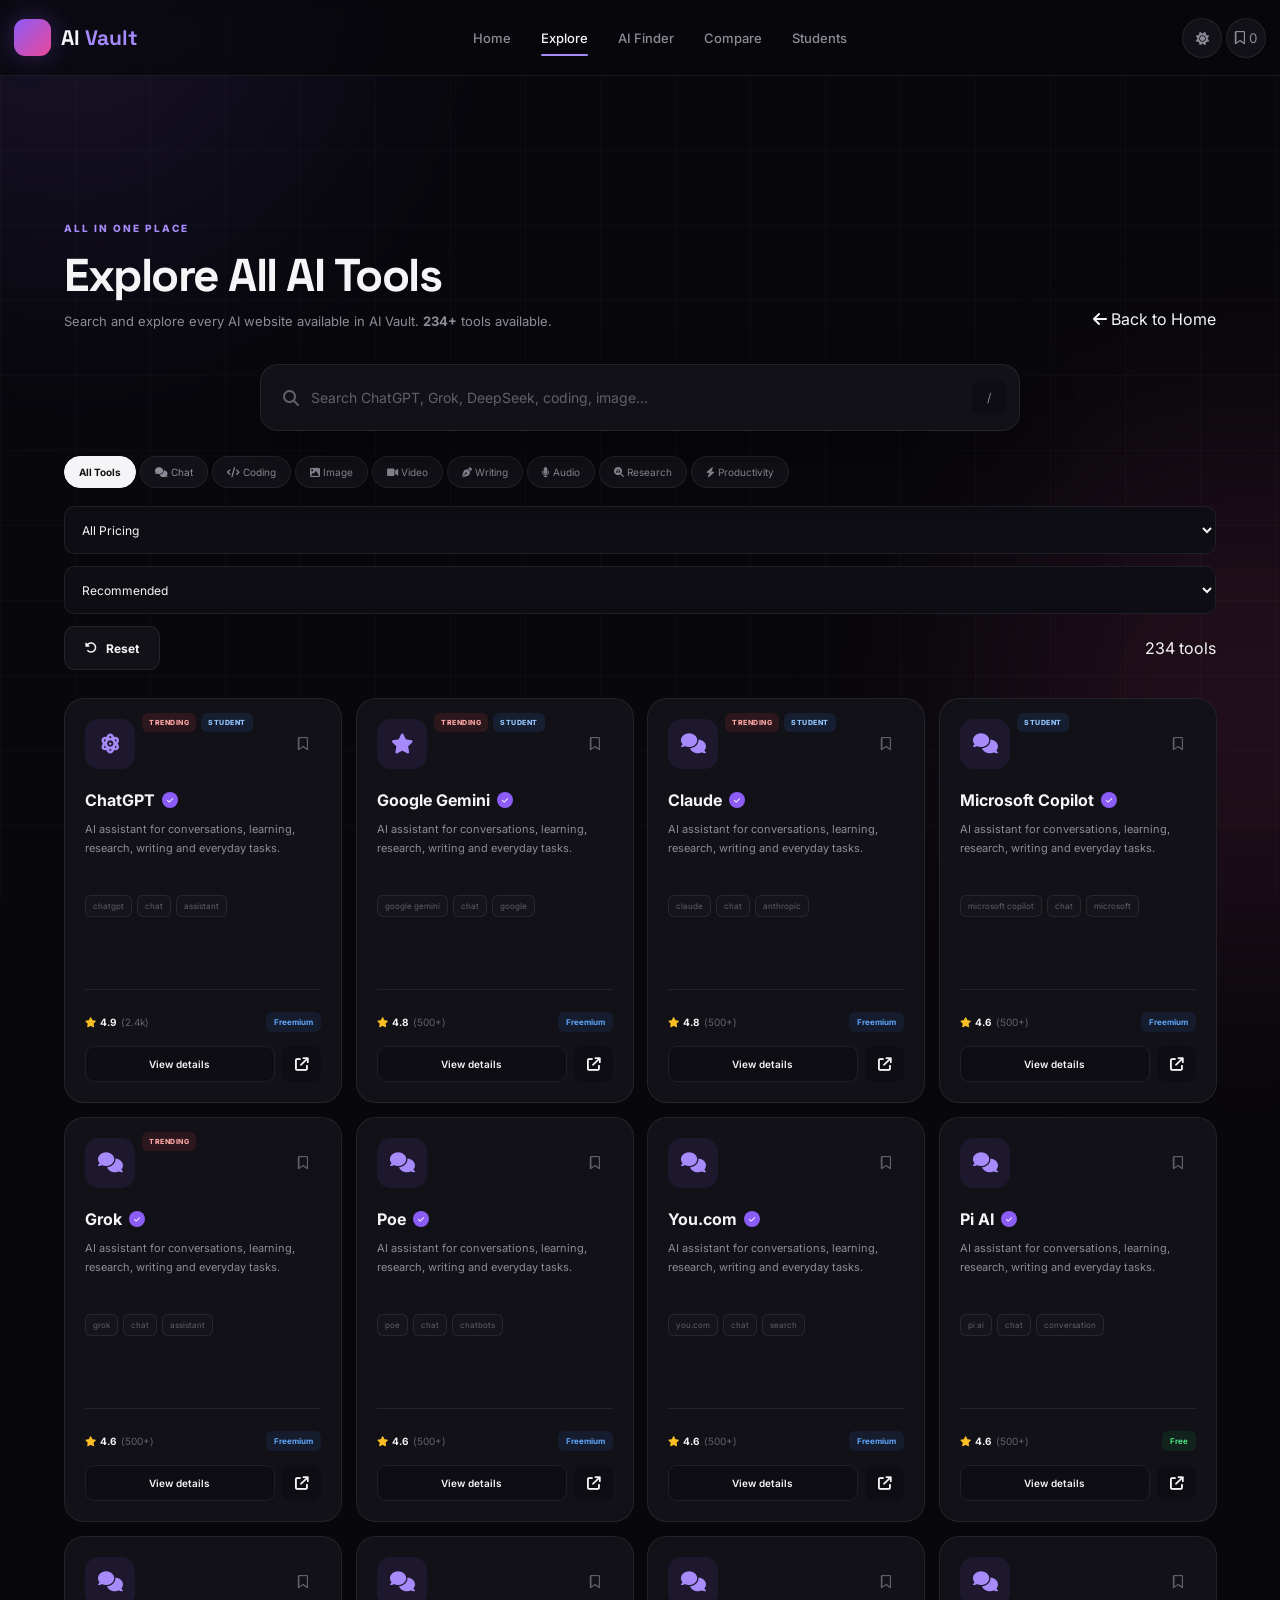
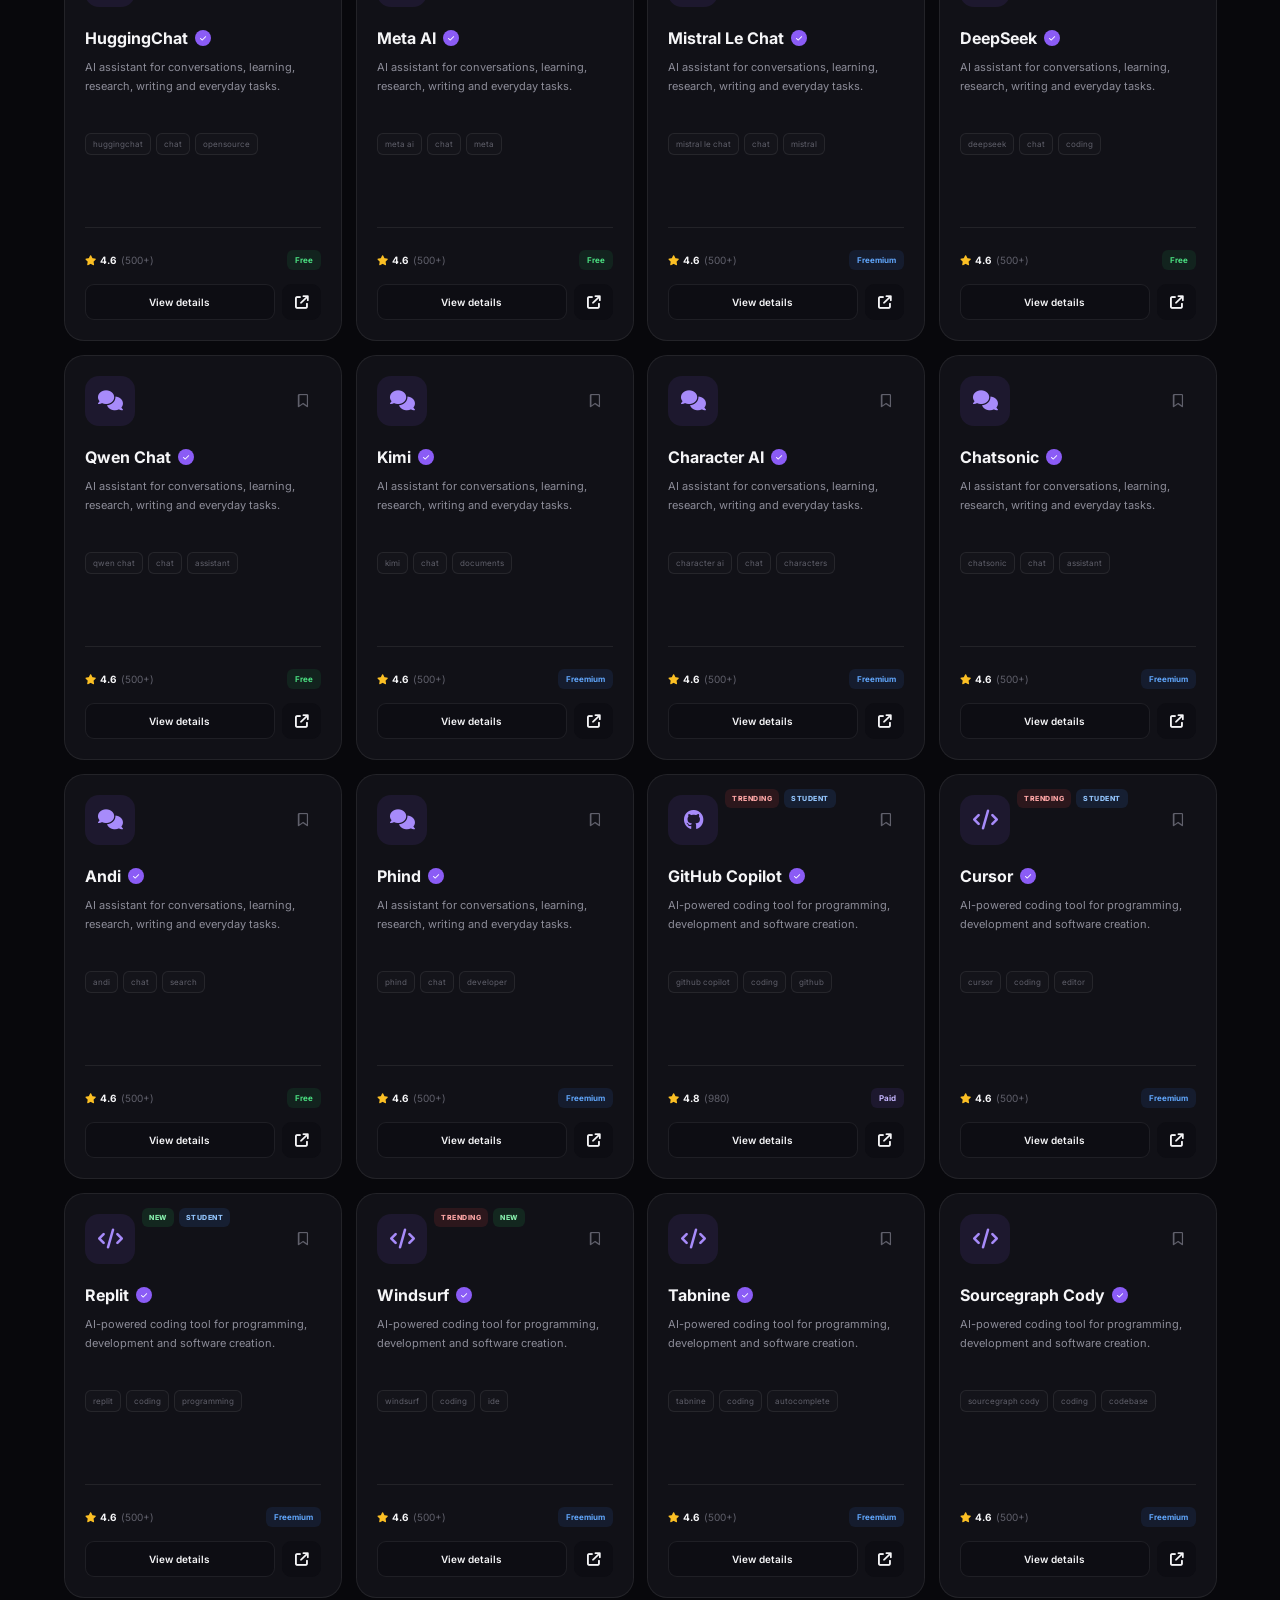
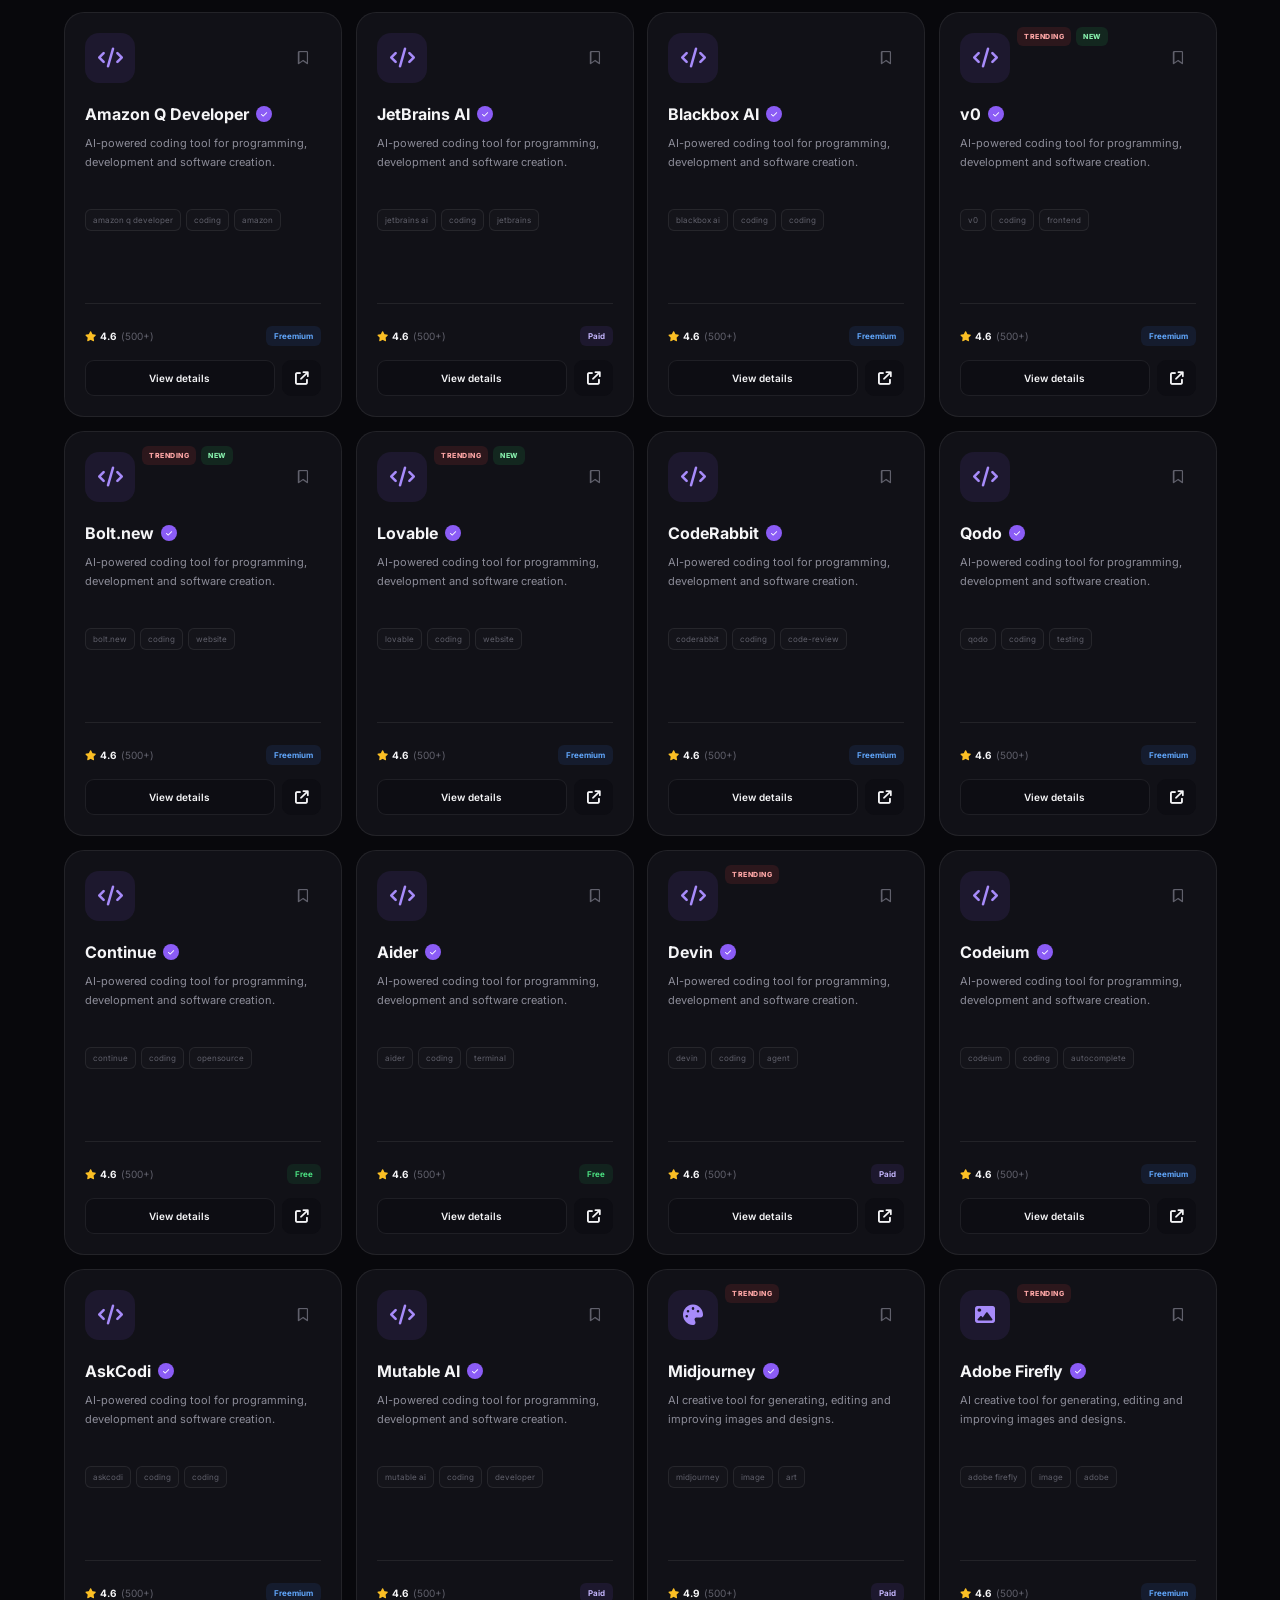
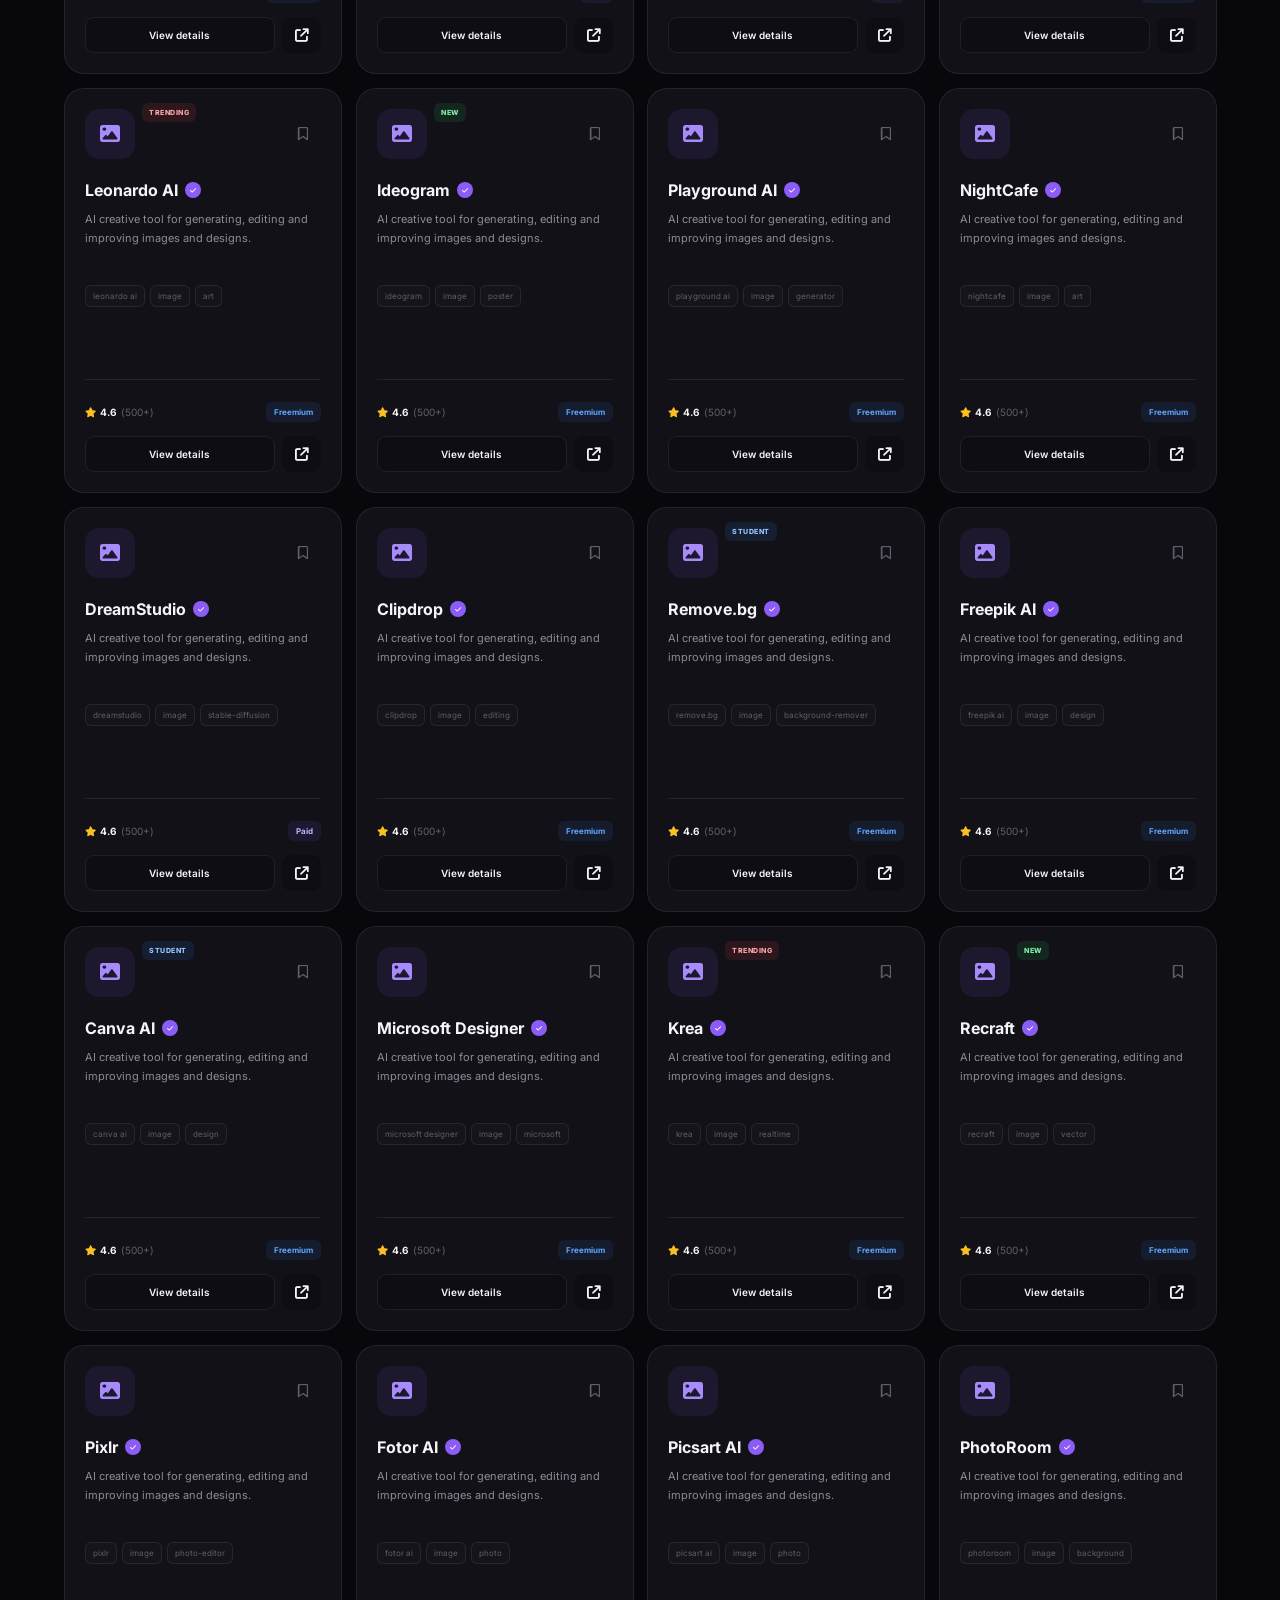
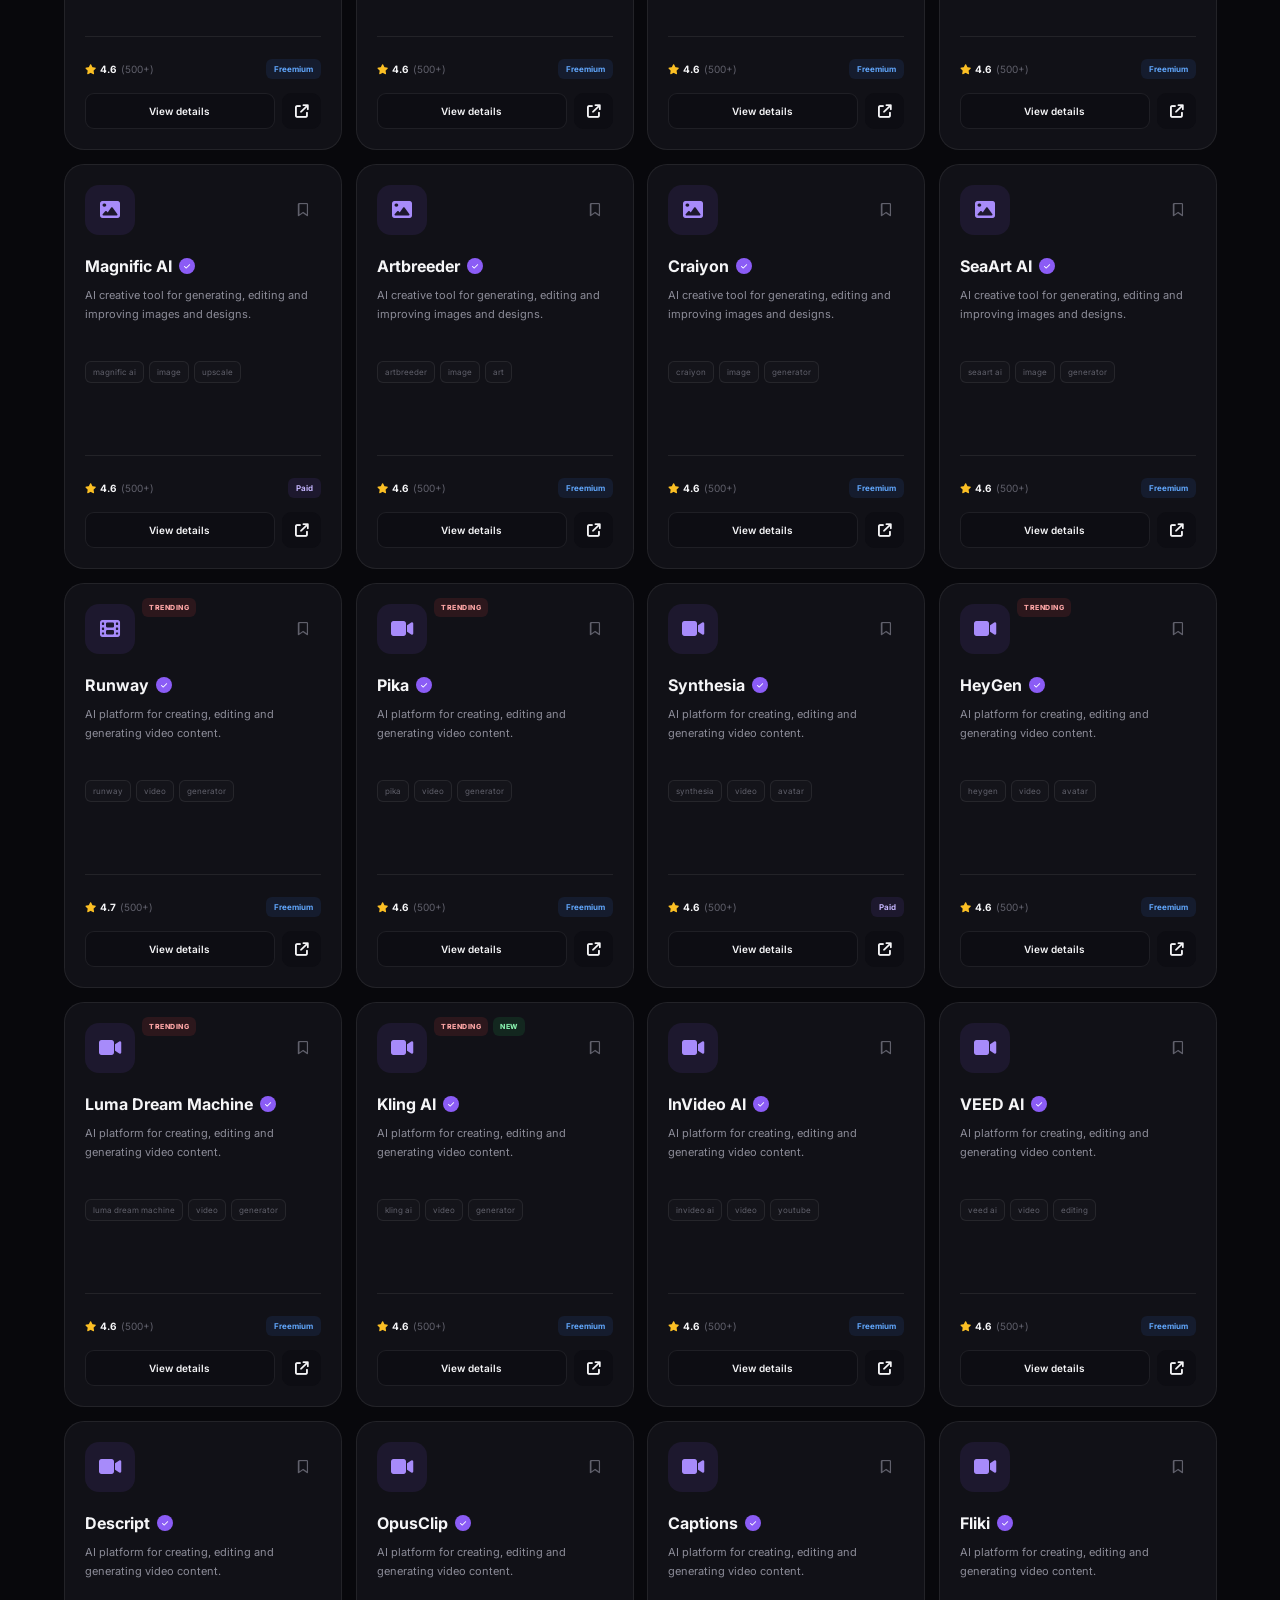
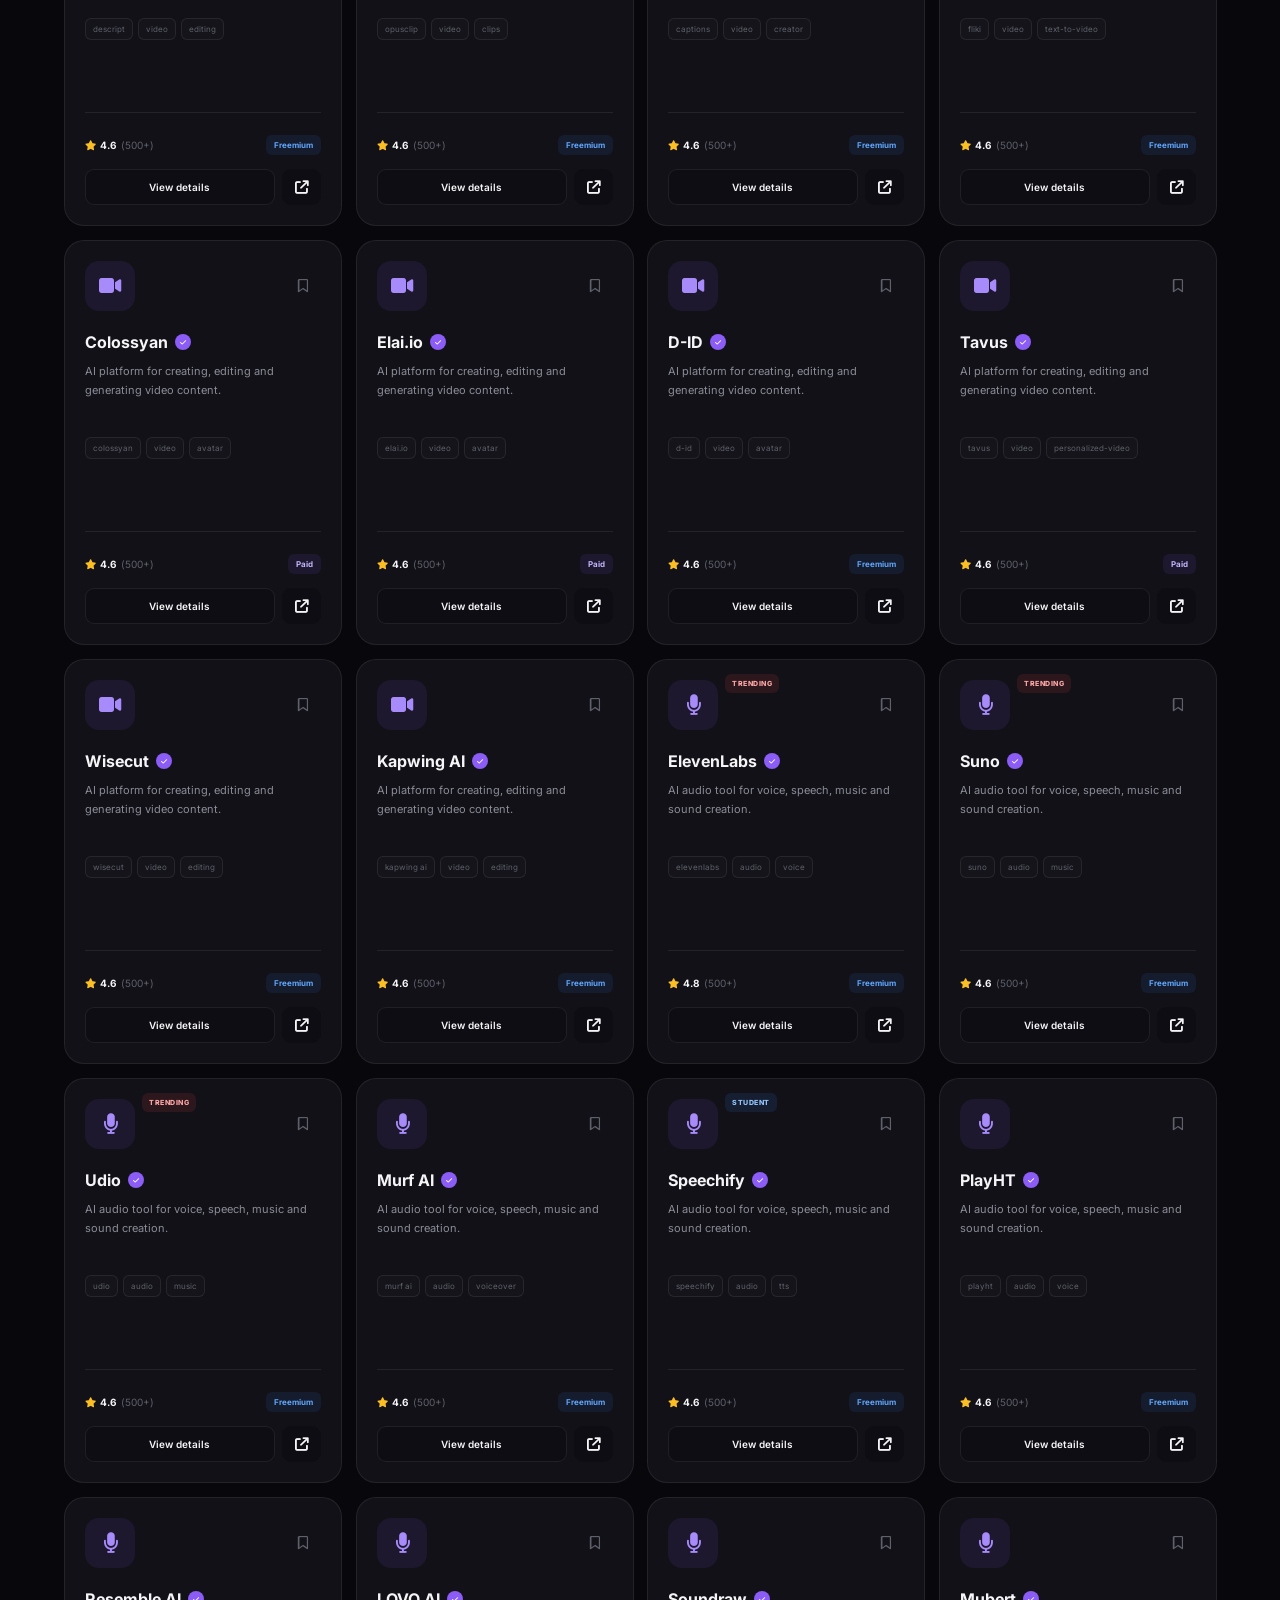
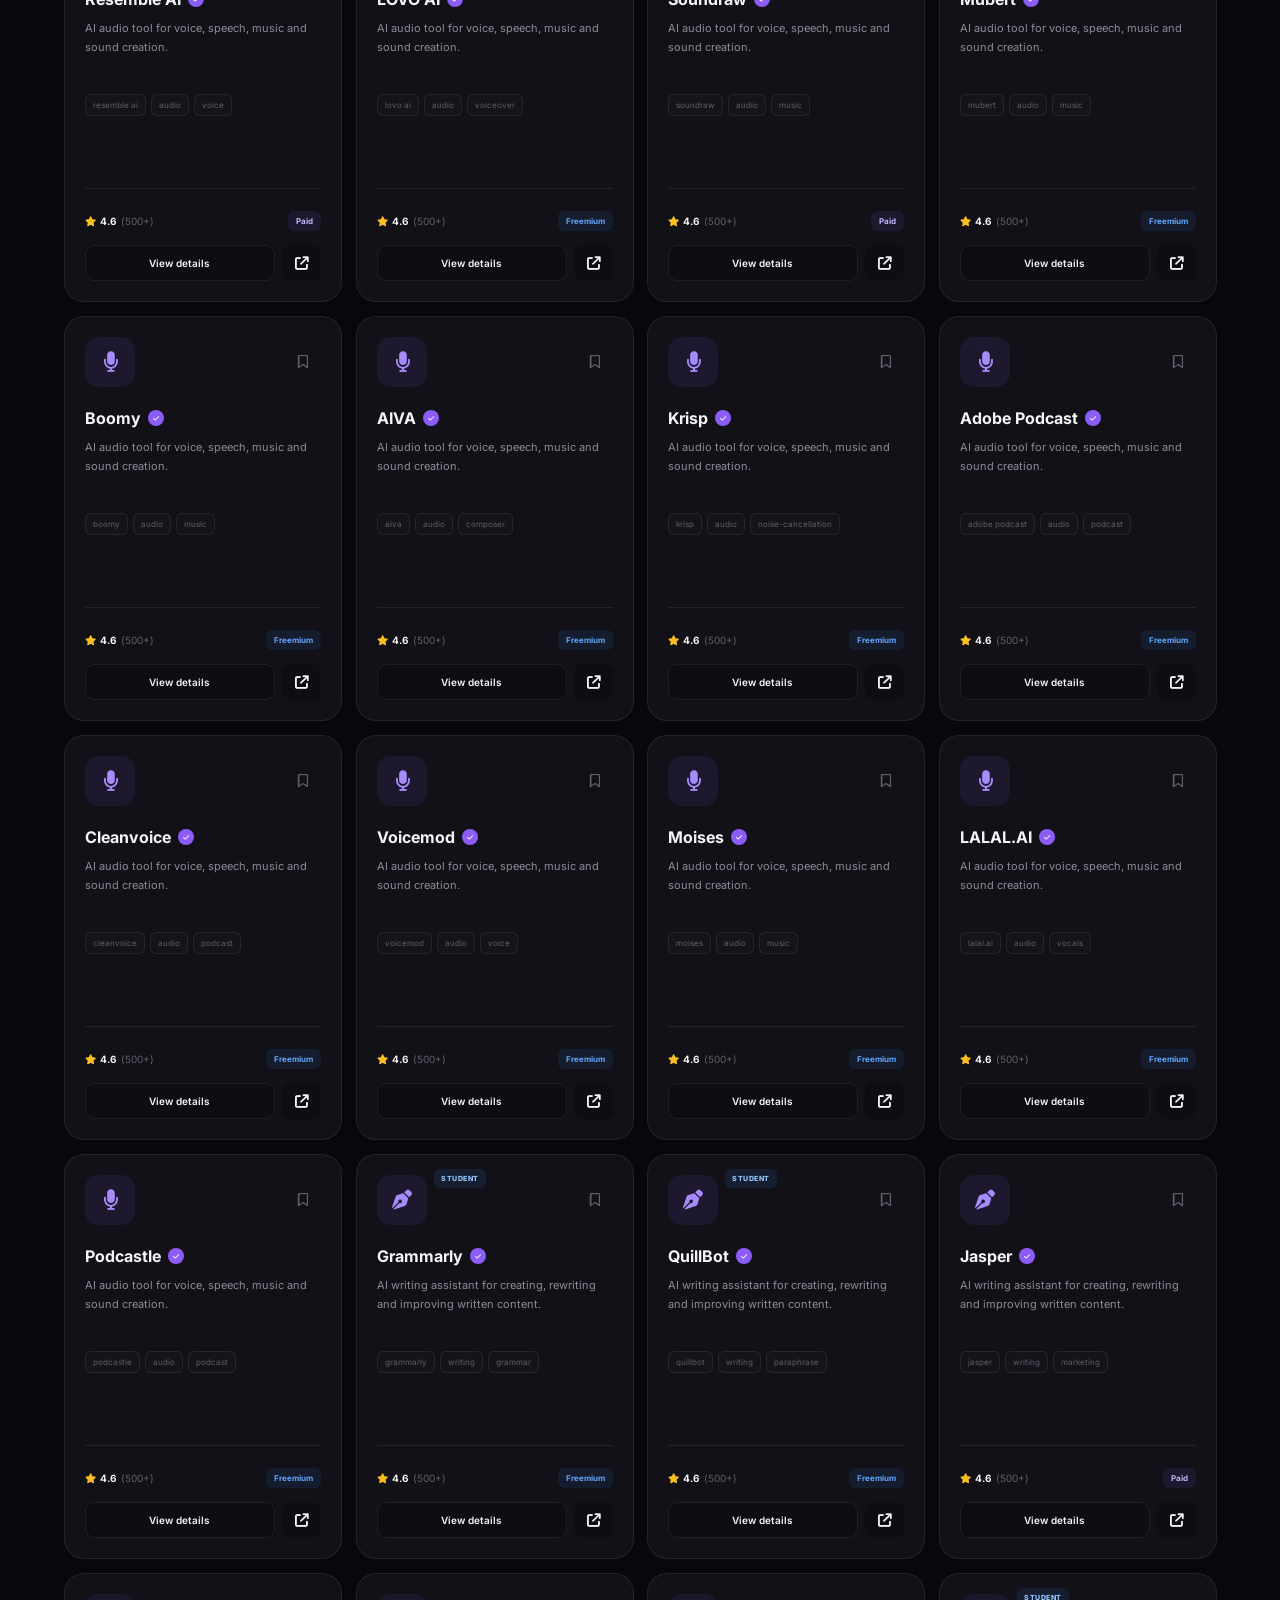
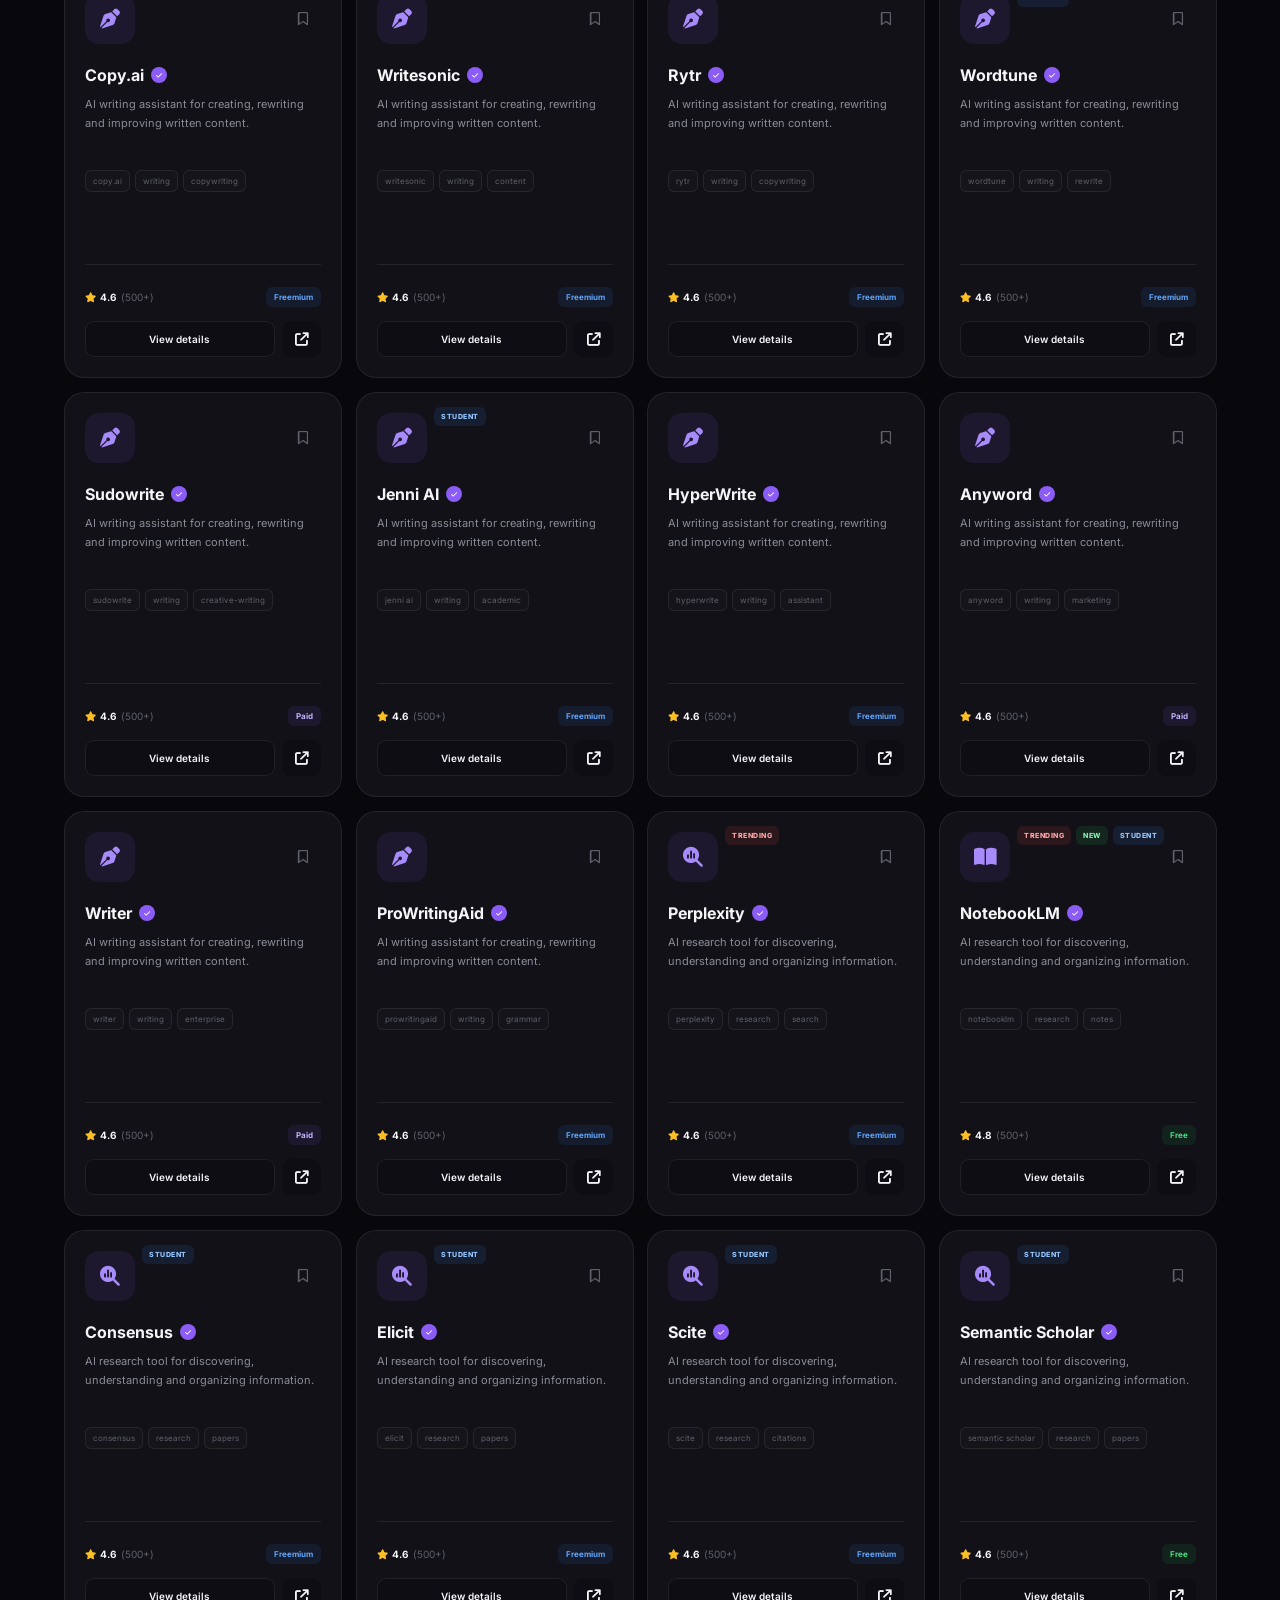
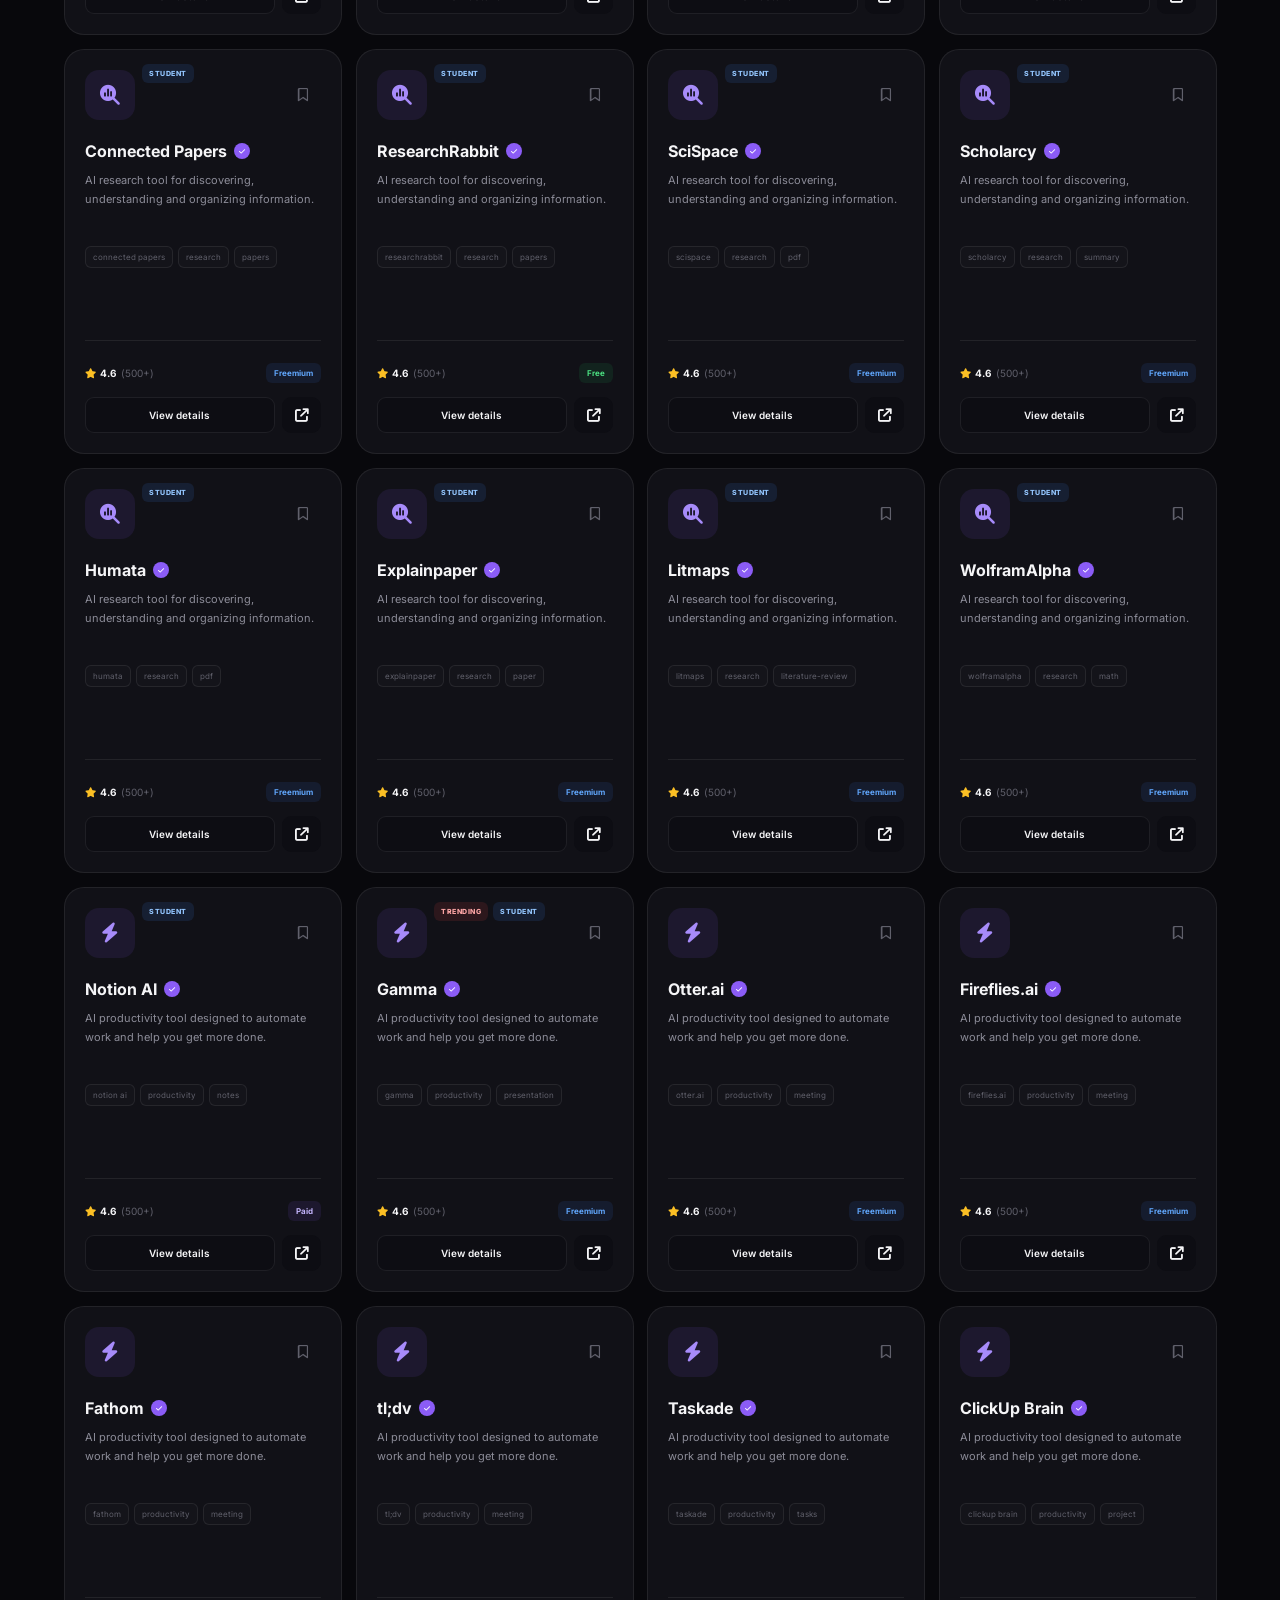
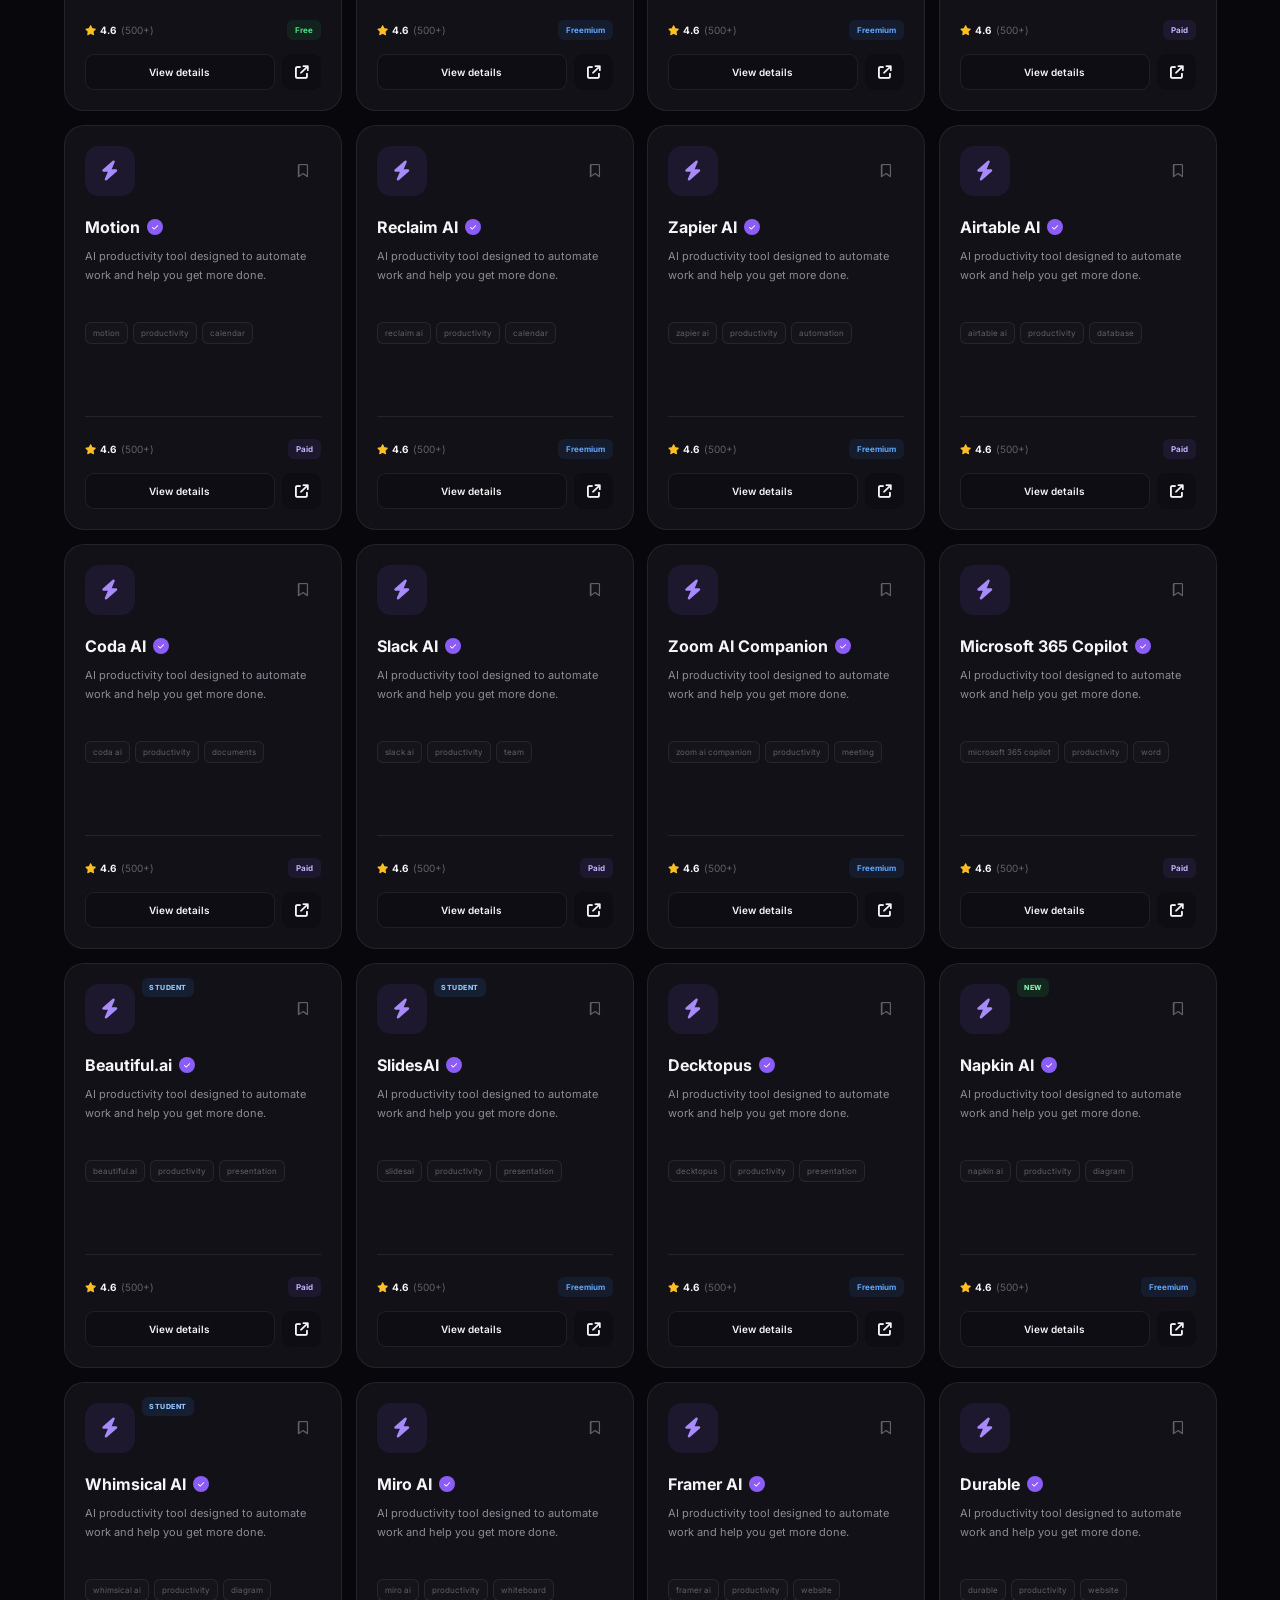
<file: explore.html>
<!DOCTYPE html>
<html lang="en">

<head>

    <meta charset="UTF-8">

    <meta
        name="viewport"
        content="width=device-width, initial-scale=1.0"
    >

    <title>Explore AI Tools — AI Vault</title>

    <meta
        name="description"
        content="Explore all AI tools available in AI Vault."
    >


    <!-- GOOGLE FONTS -->

    <link
        rel="preconnect"
        href="https://fonts.googleapis.com"
    >

    <link
        rel="preconnect"
        href="https://fonts.gstatic.com"
        crossorigin
    >

    <link
        href="https://fonts.googleapis.com/css2?family=Inter:wght@400;500;600;700;800&family=Space+Grotesk:wght@500;600;700&display=swap"
        rel="stylesheet"
    >


    <!-- FONT AWESOME -->

    <link
        rel="stylesheet"
        href="https://cdnjs.cloudflare.com/ajax/libs/font-awesome/6.5.2/css/all.min.css"
    >


    <!-- YOUR EXISTING CSS -->

    <link
        rel="stylesheet"
        href="style.css"
    >

</head>


<body data-page="explore">


    <!-- =====================================================
    BACKGROUND
    ====================================================== -->

    <div class="background-grid"></div>

    <div class="background-glow glow-one"></div>

    <div class="background-glow glow-two"></div>



    <!-- =====================================================
    NAVBAR
    ====================================================== -->

    <header class="navbar">


        <!-- LOGO -->

        <div
            class="logo"
            onclick="window.location.href='index.html'"
            style="cursor: pointer;"
        >

            <div class="logo-icon">

                <i class="fa-solid fa-sparkles"></i>

            </div>


            <span>

                AI

                <span class="logo-highlight">
                    Vault
                </span>

            </span>

        </div>



        <!-- DESKTOP NAV -->

        <nav class="desktop-nav">

            <a
                href="index.html"
                class="nav-link"
            >
                Home
            </a>


            <a
                href="explore.html"
                class="nav-link active"
            >
                Explore
            </a>


            <a
                href="index.html#finder"
                class="nav-link"
            >
                AI Finder
            </a>


            <a
                href="index.html#compare"
                class="nav-link"
            >
                Compare
            </a>


            <a
                href="index.html#students"
                class="nav-link"
            >
                Students
            </a>

        </nav>



        <!-- RIGHT SIDE -->

        <div class="nav-right">


            <!-- THEME -->

            <button
                class="icon-button"
                id="themeButton"
                type="button"
                aria-label="Change theme"
            >

                <i class="fa-solid fa-sun"></i>

            </button>



            <!-- SAVED -->

            <button
                class="icon-button"
                id="savedNavButton"
                type="button"
                aria-label="Saved tools"
            >

                <i class="fa-regular fa-bookmark"></i>

                <span id="savedCount">
                    0
                </span>

            </button>



            <!-- MOBILE MENU BUTTON -->

            <button
                class="menu-button"
                id="menuButton"
                type="button"
                aria-label="Open menu"
            >

                <i class="fa-solid fa-bars"></i>

            </button>


        </div>


    </header>



    <!-- =====================================================
    MOBILE MENU
    ====================================================== -->

    <div
        class="mobile-menu"
        id="mobileMenu"
    >

        <a href="index.html">
            Home
        </a>


        <a href="explore.html">
            Explore
        </a>


        <a href="index.html#finder">
            AI Finder
        </a>


        <a href="index.html#compare">
            Compare
        </a>


        <a href="index.html#students">
            Students
        </a>

    </div>



    <!-- =====================================================
    MAIN
    ====================================================== -->

    <main>


        <!-- =====================================================
        EXPLORE
        ====================================================== -->

        <section
            class="section"
            id="explore"
            style="padding-top: 140px;"
        >


            <!-- HEADING -->

            <div class="section-heading">


                <div>

                    <span class="section-label">

                        ALL IN ONE PLACE

                    </span>


                    <h2>

                        Explore All AI Tools

                    </h2>


                    <p>

                        Search and explore every AI website
                        available in AI Vault.

                        <strong id="toolCount">
                            234+
                        </strong>

                        tools available.

                    </p>

                </div>



                <a
                    href="index.html"
                    class="view-all"
                >

                    <i class="fa-solid fa-arrow-left"></i>

                    Back to Home

                </a>


            </div>



            <!-- =====================================================
            SEARCH
            ====================================================== -->

            <div
                class="hero-search"
                style="
                    max-width: 760px;
                    margin-bottom: 25px;
                "
            >

                <i class="fa-solid fa-magnifying-glass"></i>


                <!--
                IMPORTANT:
                ID MUST BE EXACTLY mainSearch
                -->

                <input
                    type="text"
                    id="mainSearch"
                    placeholder="Search ChatGPT, Grok, DeepSeek, coding, image..."
                    autocomplete="off"
                >


                <span class="search-shortcut">
                    /
                </span>

            </div>



            <!-- =====================================================
            CATEGORY FILTERS
            ====================================================== -->

            <div
                class="filter-bar"
                style="margin-bottom: 18px;"
            >


                <button
                    class="filter active"
                    data-category="All"
                    type="button"
                >
                    All Tools
                </button>


                <button
                    class="filter"
                    data-category="Chat"
                    type="button"
                >

                    <i class="fa-solid fa-comments"></i>

                    Chat

                </button>


                <button
                    class="filter"
                    data-category="Coding"
                    type="button"
                >

                    <i class="fa-solid fa-code"></i>

                    Coding

                </button>


                <button
                    class="filter"
                    data-category="Image"
                    type="button"
                >

                    <i class="fa-solid fa-image"></i>

                    Image

                </button>


                <button
                    class="filter"
                    data-category="Video"
                    type="button"
                >

                    <i class="fa-solid fa-video"></i>

                    Video

                </button>


                <button
                    class="filter"
                    data-category="Writing"
                    type="button"
                >

                    <i class="fa-solid fa-pen-nib"></i>

                    Writing

                </button>


                <button
                    class="filter"
                    data-category="Audio"
                    type="button"
                >

                    <i class="fa-solid fa-microphone"></i>

                    Audio

                </button>


                <button
                    class="filter"
                    data-category="Research"
                    type="button"
                >

                    <i class="fa-solid fa-magnifying-glass-chart"></i>

                    Research

                </button>


                <button
                    class="filter"
                    data-category="Productivity"
                    type="button"
                >

                    <i class="fa-solid fa-bolt"></i>

                    Productivity

                </button>


            </div>



            <!-- =====================================================
            PRICING + SORT
            ====================================================== -->

            <div
                style="
                    display: flex;
                    flex-wrap: wrap;
                    gap: 12px;
                    align-items: center;
                    margin-bottom: 28px;
                "
            >


                <!-- PRICE -->

              <select id="pricingFilter">

    <option value="All">
        All Pricing
    </option>

    <option value="Freemium">
        Freemium
    </option>

    <option value="Paid">
        Paid
    </option>

</select>



                <!-- SORT -->

                <select
                    id="sortFilter"
                    style="min-width: 170px;"
                >

                    <option value="recommended">

                        Recommended

                    </option>


                    <option value="rating">

                        Highest Rated

                    </option>


                    <option value="name">

                        Name A-Z

                    </option>

                </select>



                <!-- RESET -->

                <button
                    class="secondary-button"
                    id="resetFilters"
                    type="button"
                >

                    <i class="fa-solid fa-rotate-left"></i>

                    Reset

                </button>



                <!-- RESULTS -->

                <span
                    id="resultsCount"
                    style="margin-left: auto;"
                >

                    Loading tools...

                </span>


            </div>



            <!-- =====================================================
            TOOL GRID

            JAVASCRIPT WILL INSERT ALL AI TOOLS HERE
            ====================================================== -->

            <div
                class="tool-grid"
                id="toolGrid"
            ></div>



            <!-- =====================================================
            NO RESULTS
            ====================================================== -->

            <div
                id="noResults"
                style="
                    display: none;
                    text-align: center;
                    padding: 60px 20px;
                "
            >

                <i
                    class="fa-solid fa-magnifying-glass"
                    style="
                        font-size: 32px;
                        margin-bottom: 15px;
                    "
                ></i>


                <h3>

                    No AI tools found

                </h3>


                <p>

                    Try another search
                    or reset the filters.

                </p>


            </div>


        </section>



        <!-- =====================================================
        SAVED AI TOOLS
        ====================================================== -->

        <section
            class="section"
            id="favorites"
        >


            <div class="section-heading">


                <div>

                    <span class="section-label">

                        MY TOOLS

                    </span>


                    <h2>

                        Saved AI Tools

                    </h2>


                    <p>

                        Your bookmarked AI tools
                        are saved in this browser.

                    </p>

                </div>


            </div>



            <div
                class="tool-grid"
                id="favoritesGrid"
            ></div>



            <div
                id="favoritesEmpty"
                style="
                    text-align: center;
                    padding: 45px 20px;
                "
            >

                <i
                    class="fa-regular fa-bookmark"
                    style="
                        font-size: 28px;
                        margin-bottom: 15px;
                    "
                ></i>


                <h3>

                    No saved tools yet

                </h3>


                <p>

                    Click the bookmark icon
                    on any AI tool to save it.

                </p>

            </div>


        </section>


    </main>



    <!-- =====================================================
    TOOL DETAILS MODAL
    ====================================================== -->

    <div
        class="modal-overlay"
        id="toolModal"
    >

        <div class="modal">


            <button
                class="modal-close"
                id="modalClose"
                type="button"
                aria-label="Close"
            >

                <i class="fa-solid fa-xmark"></i>

            </button>


            <div id="modalContent"></div>


        </div>

    </div>



    <!-- =====================================================
    TOAST
    ====================================================== -->

    <div
        class="toast"
        id="toast"
    >

        <i class="fa-solid fa-circle-check"></i>

        <span id="toastMessage">

            Saved

        </span>

    </div>



    <!-- =====================================================
    BACK TO TOP
    ====================================================== -->

    <button
        class="back-to-top"
        id="backToTop"
        type="button"
        aria-label="Back to top"
    >

        <i class="fa-solid fa-arrow-up"></i>

    </button>



    <!-- =====================================================
    IMPORTANT

    DO NOT PUT SPACES OR NEW LINES INSIDE src="script.js"

    ?v=10 forces Chrome to load the NEW script instead of
    an older cached script.
    ====================================================== -->

    <script src="./script.js?v=20"></script>


</body>

</html>
</file>
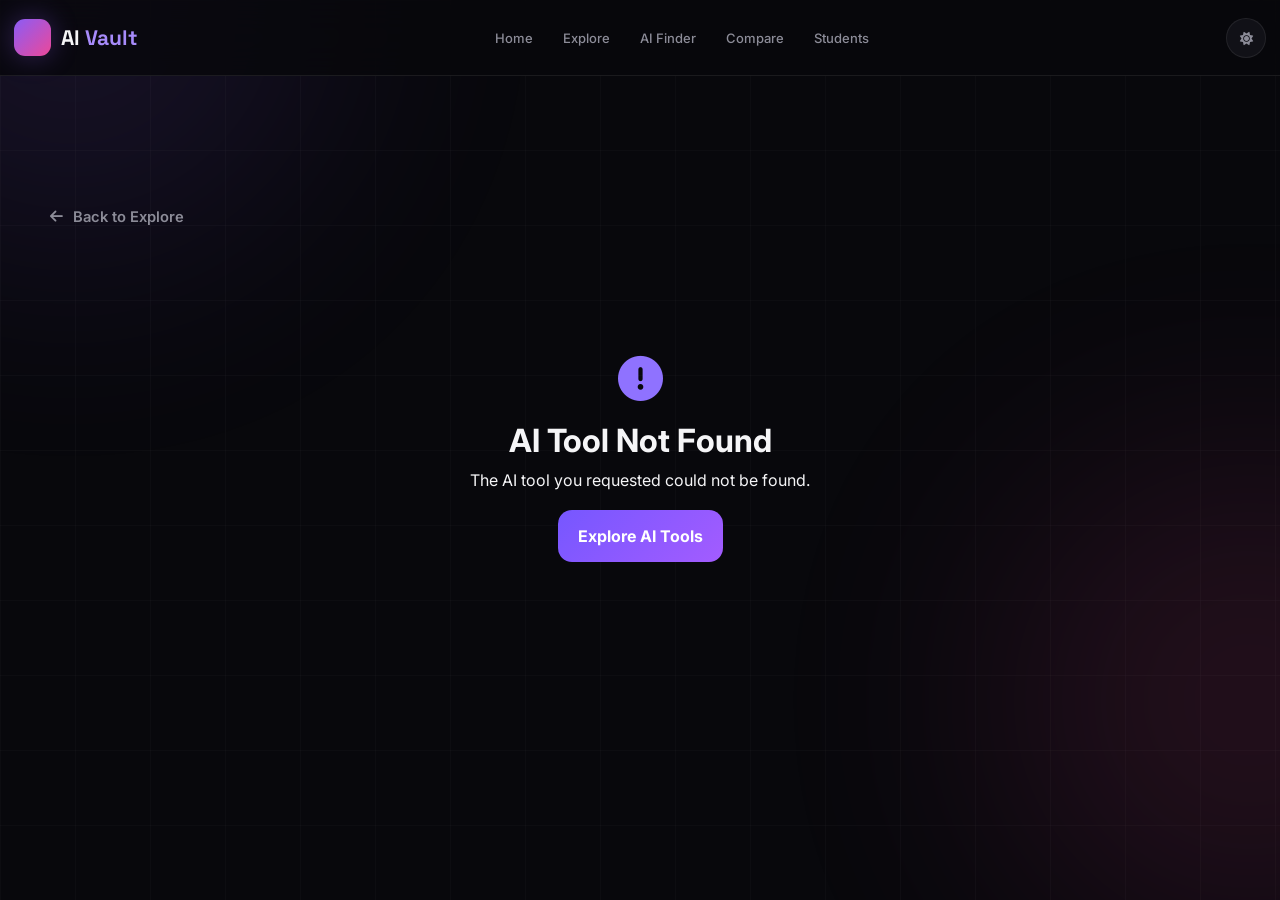
<file: tool-details.html>
<!DOCTYPE html>
<html lang="en">

<head>

    <meta charset="UTF-8">

    <meta
        name="viewport"
        content="width=device-width, initial-scale=1.0"
    >

    <title>AI Tool Details — AI Vault</title>

    <meta
        name="description"
        content="Learn more about AI tools available on AI Vault."
    >


    <!-- GOOGLE FONTS -->

    <link
        rel="preconnect"
        href="https://fonts.googleapis.com"
    >

    <link
        rel="preconnect"
        href="https://fonts.gstatic.com"
        crossorigin
    >

    <link
        href="https://fonts.googleapis.com/css2?family=Inter:wght@400;500;600;700;800&family=Space+Grotesk:wght@500;600;700&display=swap"
        rel="stylesheet"
    >


    <!-- FONT AWESOME -->

    <link
        rel="stylesheet"
        href="https://cdnjs.cloudflare.com/ajax/libs/font-awesome/6.5.2/css/all.min.css"
    >


    <!-- YOUR EXISTING CSS -->

    <link
        rel="stylesheet"
        href="style.css"
    >


    <!-- DETAILS PAGE CSS -->

    <style>

        /* =============================================
           DETAILS PAGE
        ============================================= */

        .details-page {
            width: min(1180px, calc(100% - 40px));

            margin: 0 auto;

            padding:
                130px
                0
                90px;
        }


        /* BACK BUTTON */

        .details-back {
            display: inline-flex;

            align-items: center;

            gap: 10px;

            margin-bottom: 30px;

            color: var(--text-secondary, #a9a9b8);

            text-decoration: none;

            font-size: 0.92rem;

            font-weight: 600;

            transition:
                color 0.25s ease,
                transform 0.25s ease;
        }


        .details-back:hover {
            color: var(--text-primary, #ffffff);

            transform:
                translateX(-4px);
        }


        /* HERO */

        .tool-details-hero {
            position: relative;

            overflow: hidden;

            display: grid;

            grid-template-columns:
                1fr
                auto;

            gap: 40px;

            align-items: center;

            padding: 45px;

            border:
                1px solid
                rgba(255,255,255,0.10);

            border-radius: 28px;

            background:
                rgba(255,255,255,0.04);

            backdrop-filter:
                blur(18px);

            margin-bottom: 28px;
        }


        .tool-details-hero::before {
            content: "";

            position: absolute;

            width: 300px;

            height: 300px;

            border-radius: 50%;

            right: -120px;

            top: -130px;

            background:
                rgba(126, 87, 255, 0.16);

            filter:
                blur(20px);

            pointer-events: none;
        }


        .details-main-info {
            position: relative;

            z-index: 1;
        }


        /* ICON */

        .details-tool-icon {
            display: flex;

            align-items: center;

            justify-content: center;

            width: 72px;

            height: 72px;

            margin-bottom: 22px;

            border-radius: 20px;

            font-size: 30px;

            background:
                rgba(126,87,255,0.14);

            border:
                1px solid
                rgba(150,120,255,0.25);
        }


        /* BADGES */

        .details-badges {
            display: flex;

            flex-wrap: wrap;

            gap: 8px;

            margin-bottom: 15px;
        }


        .details-badge {
            display: inline-flex;

            align-items: center;

            padding:
                7px
                11px;

            border-radius: 100px;

            font-size: 0.72rem;

            font-weight: 700;

            letter-spacing: 0.04em;

            background:
                rgba(126,87,255,0.12);

            border:
                1px solid
                rgba(126,87,255,0.25);
        }


        .details-main-info h1 {
            margin:
                0
                0
                14px;

            font-family:
                "Space Grotesk",
                sans-serif;

            font-size:
                clamp(
                    2.3rem,
                    6vw,
                    4rem
                );

            line-height: 1;
        }


        .details-description {
            max-width: 720px;

            margin: 0;

            line-height: 1.75;

            color:
                var(--text-secondary, #a9a9b8);

            font-size: 1rem;
        }


        /* HERO RIGHT */

        .details-hero-right {
            position: relative;

            z-index: 1;

            display: flex;

            flex-direction: column;

            gap: 12px;

            min-width: 210px;
        }


        .details-visit-button {
            display: flex;

            align-items: center;

            justify-content: center;

            gap: 10px;

            min-height: 52px;

            padding:
                12px
                20px;

            border-radius: 14px;

            border: none;

            text-decoration: none;

            font-weight: 700;

            background:
                linear-gradient(
                    135deg,
                    #7657ff,
                    #a35cff
                );

            color: white;

            transition:
                transform 0.25s ease,
                box-shadow 0.25s ease;
        }


        .details-visit-button:hover {
            transform:
                translateY(-3px);

            box-shadow:
                0 12px 35px
                rgba(126,87,255,0.30);
        }


        .details-save-button {
            display: flex;

            align-items: center;

            justify-content: center;

            gap: 9px;

            min-height: 48px;

            padding:
                12px
                18px;

            border-radius: 14px;

            border:
                1px solid
                rgba(255,255,255,0.12);

            background:
                rgba(255,255,255,0.05);

            color: inherit;

            font-weight: 600;

            cursor: pointer;
        }


        /* INFORMATION GRID */

        .details-stats {
            display: grid;

            grid-template-columns:
                repeat(4, 1fr);

            gap: 14px;

            margin-bottom: 28px;
        }


        .details-stat {
            padding: 20px;

            border-radius: 18px;

            background:
                rgba(255,255,255,0.035);

            border:
                1px solid
                rgba(255,255,255,0.08);
        }


        .details-stat span {
            display: block;

            margin-bottom: 7px;

            font-size: 0.78rem;

            color:
                var(--text-secondary, #9999aa);
        }


        .details-stat strong {
            font-size: 0.96rem;
        }


        /* CONTENT */

        .details-content-grid {
            display: grid;

            grid-template-columns:
                minmax(0, 1.5fr)
                minmax(280px, 0.7fr);

            gap: 22px;
        }


        .details-column {
            display: flex;

            flex-direction: column;

            gap: 22px;
        }


        .details-card {
            padding: 28px;

            border-radius: 22px;

            background:
                rgba(255,255,255,0.035);

            border:
                1px solid
                rgba(255,255,255,0.08);
        }


        .details-card h2 {
            display: flex;

            align-items: center;

            gap: 10px;

            margin:
                0
                0
                17px;

            font-family:
                "Space Grotesk",
                sans-serif;

            font-size: 1.25rem;
        }


        .details-card h2 i {
            color: #8f72ff;
        }


        .details-card p {
            margin: 0;

            line-height: 1.75;

            color:
                var(--text-secondary, #a9a9b8);
        }


        /* USE LIST */

        .best-use-list {
            display: grid;

            grid-template-columns:
                repeat(2, 1fr);

            gap: 12px;
        }


        .best-use-item {
            display: flex;

            align-items: flex-start;

            gap: 11px;

            padding: 15px;

            border-radius: 14px;

            background:
                rgba(255,255,255,0.035);

            border:
                1px solid
                rgba(255,255,255,0.06);
        }


        .best-use-item i {
            margin-top: 3px;

            color: #8f72ff;
        }


        .best-use-item span {
            line-height: 1.5;

            font-size: 0.9rem;
        }


        /* TAGS */

        .details-tags {
            display: flex;

            flex-wrap: wrap;

            gap: 8px;
        }


        .details-tag {
            padding:
                8px
                11px;

            border-radius: 9px;

            font-size: 0.78rem;

            background:
                rgba(255,255,255,0.05);

            border:
                1px solid
                rgba(255,255,255,0.08);
        }


        /* PROS */

        .detail-list {
            display: flex;

            flex-direction: column;

            gap: 12px;

            margin: 0;

            padding: 0;

            list-style: none;
        }


        .detail-list li {
            display: flex;

            align-items: flex-start;

            gap: 10px;

            line-height: 1.55;

            font-size: 0.9rem;

            color:
                var(--text-secondary, #a9a9b8);
        }


        .detail-list.pros-list i {
            color: #53d997;
        }


        .detail-list.cons-list i {
            color: #f4b860;
        }


        /* NOT FOUND */

        .tool-not-found {
            text-align: center;

            padding:
                100px
                20px;
        }


        .tool-not-found i {
            font-size: 45px;

            margin-bottom: 20px;

            color: #8f72ff;
        }


        .tool-not-found h1 {
            margin-bottom: 10px;
        }


        /* LIGHT MODE */

        body.light-mode .tool-details-hero,
        body.light-mode .details-card,
        body.light-mode .details-stat {
            border-color:
                rgba(0,0,0,0.08);

            background:
                rgba(255,255,255,0.68);
        }


        body.light-mode .best-use-item,
        body.light-mode .details-tag,
        body.light-mode .details-save-button {
            border-color:
                rgba(0,0,0,0.08);

            background:
                rgba(0,0,0,0.035);
        }


        /* TABLET */

        @media (max-width: 900px) {

            .tool-details-hero {
                grid-template-columns:
                    1fr;
            }


            .details-hero-right {
                min-width: 0;

                flex-direction: row;
            }


            .details-visit-button,
            .details-save-button {
                flex: 1;
            }


            .details-stats {
                grid-template-columns:
                    repeat(2, 1fr);
            }


            .details-content-grid {
                grid-template-columns:
                    1fr;
            }

        }


        /* MOBILE */

        @media (max-width: 600px) {

            .details-page {
                width:
                    calc(100% - 28px);

                padding:
                    105px
                    0
                    60px;
            }


            .tool-details-hero {
                padding: 23px;

                border-radius: 22px;
            }


            .details-tool-icon {
                width: 60px;

                height: 60px;

                font-size: 25px;
            }


            .details-main-info h1 {
                font-size: 2.3rem;
            }


            .details-description {
                font-size: 0.92rem;
            }


            .details-hero-right {
                flex-direction: column;
            }


            .details-stats {
                grid-template-columns:
                    1fr 1fr;
            }


            .details-stat {
                padding: 16px;
            }


            .details-card {
                padding: 20px;
            }


            .best-use-list {
                grid-template-columns:
                    1fr;
            }

        }

    </style>

</head>


<body>


    <!-- BACKGROUND -->

    <div class="background-grid"></div>

    <div class="background-glow glow-one"></div>

    <div class="background-glow glow-two"></div>



    <!-- =====================================================
         NAVBAR
    ====================================================== -->

    <header class="navbar">


        <div
            class="logo"
            onclick="location.href='index.html'"
            style="cursor:pointer;"
        >

            <div class="logo-icon">

                <i class="fa-solid fa-sparkles"></i>

            </div>


            <span>

                AI

                <span class="logo-highlight">
                    Vault
                </span>

            </span>

        </div>



        <nav class="desktop-nav">

            <a
                href="index.html"
                class="nav-link"
            >
                Home
            </a>


            <a
                href="explore.html"
                class="nav-link"
            >
                Explore
            </a>


            <a
                href="index.html#finder"
                class="nav-link"
            >
                AI Finder
            </a>


            <a
                href="index.html#compare"
                class="nav-link"
            >
                Compare
            </a>


            <a
                href="index.html#students"
                class="nav-link"
            >
                Students
            </a>

        </nav>



        <div class="nav-right">

            <button
                class="icon-button"
                id="themeButton"
                type="button"
                aria-label="Change theme"
            >

                <i class="fa-solid fa-sun"></i>

            </button>


            <button
                class="menu-button"
                id="menuButton"
                type="button"
                aria-label="Menu"
            >

                <i class="fa-solid fa-bars"></i>

            </button>

        </div>


    </header>



    <!-- MOBILE MENU -->

    <div
        class="mobile-menu"
        id="mobileMenu"
    >

        <a href="index.html">
            Home
        </a>

        <a href="explore.html">
            Explore
        </a>

        <a href="index.html#finder">
            AI Finder
        </a>

        <a href="index.html#compare">
            Compare
        </a>

        <a href="index.html#students">
            Students
        </a>

    </div>



    <!-- =====================================================
         TOOL DETAILS
    ====================================================== -->

    <main
        class="details-page"
        id="detailsPage"
    >

        <a
            href="explore.html"
            class="details-back"
        >

            <i class="fa-solid fa-arrow-left"></i>

            Back to Explore

        </a>



        <!-- JAVASCRIPT INSERTS DETAILS HERE -->

        <div id="toolDetailsContent">

            <div
                style="
                    text-align:center;
                    padding:80px 20px;
                "
            >

                <i class="fa-solid fa-spinner fa-spin"></i>

                <p>
                    Loading AI tool...
                </p>

            </div>

        </div>


    </main>



    <!-- =====================================================
         SCRIPT
    ====================================================== -->

    <!--
    IMPORTANT:
    Your existing script.js contains the 234-tool database.
    -->

    <script src="./script.js?v=20"></script>


    <script>

        /* =================================================
           TOOL DETAILS PAGE
        ================================================= */


        function getSelectedTool() {

            const parameters =
                new URLSearchParams(
                    window.location.search
                );


            const id =
                Number(
                    parameters.get("id")
                );


            return tools.find(
                tool =>
                    tool.id === id
            );

        }



        /* =================================================
           PURPOSE TEXT
        ================================================= */


        function purposeToText(purpose) {

            const names = {

                study:
                    "Studying & Learning",

                coding:
                    "Programming & Coding",

                writing:
                    "Writing & Content",

                research:
                    "Research & Information",

                business:
                    "Business & Productivity",

                image:
                    "Image Creation",

                design:
                    "Design & Creativity",

                presentation:
                    "Presentations",

                video:
                    "Video Creation",

                audio:
                    "Audio & Voice"

            };


            return names[purpose]
                || capitalize(purpose);

        }



        /* =================================================
           WHY USE THIS TOOL
        ================================================= */


        function getWhyUseText(tool) {

            const categoryText = {

                Chat:
                    `${tool.name} can be useful when you want an AI assistant that can help with questions, ideas, explanations and everyday tasks. It can make it faster to explore information and work through different types of problems.`,

                Coding:
                    `${tool.name} is designed to help with programming and software development. It can assist developers with writing code, understanding code, finding problems and improving the development workflow.`,

                Image:
                    `${tool.name} is useful for AI-powered image and design work. It can help turn creative ideas into visual content and can reduce the time needed for some design tasks.`,

                Video:
                    `${tool.name} focuses on AI-powered video creation or editing. It can help creators produce visual content more quickly and experiment with video ideas without doing every step manually.`,

                Writing:
                    `${tool.name} can assist with writing, rewriting and improving text. It can be useful when creating content, organizing ideas or improving the clarity of written work.`,

                Audio:
                    `${tool.name} provides AI-powered tools for audio, voice, speech or music. It can help creators and other users produce or improve audio content more efficiently.`,

                Research:
                    `${tool.name} is useful for research and learning tasks. It can help users discover, organize or understand information more efficiently.`,

                Productivity:
                    `${tool.name} is designed to improve productivity and reduce repetitive work. It can help organize tasks, automate parts of a workflow or make everyday digital work more efficient.`

            };


            return categoryText[
                tool.category
            ]
            ||
            tool.description;

        }



        /* =================================================
           BEST USES
        ================================================= */


        function getBestUses(tool) {

            const uses =
                (tool.purposes || [])
                    .map(
                        purposeToText
                    );


            /*
            Add category-specific uses if
            database doesn't have many.
            */

            const extraUses = {

                Chat: [
                    "Ask questions and get explanations",
                    "Brainstorm ideas",
                    "Summarize information",
                    "Everyday AI assistance"
                ],

                Coding: [
                    "Generate code",
                    "Understand programming concepts",
                    "Debug code",
                    "Improve developer productivity"
                ],

                Image: [
                    "Create AI images",
                    "Generate creative concepts",
                    "Design visual content",
                    "Experiment with different styles"
                ],

                Video: [
                    "Create video content",
                    "Speed up video production",
                    "Generate creative video ideas",
                    "Edit or enhance videos"
                ],

                Writing: [
                    "Improve writing",
                    "Generate content ideas",
                    "Rewrite text",
                    "Create drafts"
                ],

                Audio: [
                    "Create audio content",
                    "Voice and speech generation",
                    "Audio enhancement",
                    "Creative sound projects"
                ],

                Research: [
                    "Research topics",
                    "Understand information",
                    "Work with documents",
                    "Support learning"
                ],

                Productivity: [
                    "Save time on repetitive tasks",
                    "Organize work",
                    "Improve workflows",
                    "Increase productivity"
                ]

            };


            const combined = [

                ...uses,

                ...(
                    extraUses[
                        tool.category
                    ]
                    || []
                )

            ];


            return [
                ...new Set(combined)
            ]
            .slice(0, 6);

        }



        /* =================================================
           RENDER DETAILS
        ================================================= */


        function renderToolDetailsPage() {

            const container =
                document.getElementById(
                    "toolDetailsContent"
                );


            const tool =
                getSelectedTool();


            if (!tool) {

                container.innerHTML = `

                    <div class="tool-not-found">

                        <i
                            class="
                                fa-solid
                                fa-circle-exclamation
                            "
                        ></i>


                        <h1>
                            AI Tool Not Found
                        </h1>


                        <p>
                            The AI tool you requested
                            could not be found.
                        </p>


                        <br>


                        <a
                            href="explore.html"
                            class="details-visit-button"
                            style="
                                display:inline-flex;
                            "
                        >

                            Explore AI Tools

                        </a>

                    </div>

                `;


                return;

            }



            /* PAGE TITLE */

            document.title =
                `${tool.name} — AI Vault`;



            const bestUses =
                getBestUses(tool);



            /* BADGES */

            let badges = `

                <span class="details-badge">

                    ${tool.category}

                </span>


                <span class="details-badge">

                    ${tool.pricing}

                </span>

            `;


            if (tool.trending) {

                badges += `

                    <span class="details-badge">

                        🔥 Trending

                    </span>

                `;

            }


            if (tool.new) {

                badges += `

                    <span class="details-badge">

                        ✨ New

                    </span>

                `;

            }


            if (tool.student) {

                badges += `

                    <span class="details-badge">

                        🎓 Student Friendly

                    </span>

                `;

            }



            container.innerHTML = `


                <!-- =====================================
                     HERO
                ====================================== -->


                <section
                    class="
                        tool-details-hero
                    "
                >


                    <div
                        class="
                            details-main-info
                        "
                    >


                        <div
                            class="
                                details-tool-icon
                            "
                        >

                            <i
                                class="
                                    ${tool.icon}
                                "
                            ></i>

                        </div>



                        <div
                            class="
                                details-badges
                            "
                        >

                            ${badges}

                        </div>



                        <h1>

                            ${tool.name}

                        </h1>



                        <p
                            class="
                                details-description
                            "
                        >

                            ${tool.description}

                        </p>


                    </div>



                    <div
                        class="
                            details-hero-right
                        "
                    >


                        <a

                            href="${tool.url}"

                            target="_blank"

                            rel="
                                noopener
                                noreferrer
                            "

                            class="
                                details-visit-button
                            "

                        >

                            Visit Website

                            <i
                                class="
                                    fa-solid
                                    fa-arrow-up-right-from-square
                                "
                            ></i>

                        </a>



                        <button

                            class="
                                details-save-button
                            "

                            id="
                                detailSaveButton
                            "

                            onclick="
                                saveFromDetails(
                                    ${tool.id}
                                )
                            "

                        >

                            <i
                                class="
                                    fa-regular
                                    fa-bookmark
                                "
                            ></i>

                            Save Tool

                        </button>


                    </div>


                </section>



                <!-- =====================================
                     QUICK INFORMATION
                ====================================== -->


                <section
                    class="
                        details-stats
                    "
                >


                    <div
                        class="
                            details-stat
                        "
                    >

                        <span>
                            Category
                        </span>

                        <strong>
                            ${tool.category}
                        </strong>

                    </div>



                    <div
                        class="
                            details-stat
                        "
                    >

                        <span>
                            Pricing
                        </span>

                        <strong>
                            ${tool.pricing}
                        </strong>

                    </div>



                    <div
                        class="
                            details-stat
                        "
                    >

                        <span>
                            Rating
                        </span>

                        <strong>

                            ⭐ ${tool.rating}

                        </strong>

                    </div>



                    <div
                        class="
                            details-stat
                        "
                    >

                        <span>
                            Experience
                        </span>

                        <strong>

                            ${capitalize(tool.level)}

                        </strong>

                    </div>


                </section>



                <!-- =====================================
                     CONTENT
                ====================================== -->


                <div
                    class="
                        details-content-grid
                    "
                >


                    <!-- LEFT -->

                    <div
                        class="
                            details-column
                        "
                    >


                        <!-- WHAT IS IT -->

                        <section
                            class="
                                details-card
                            "
                        >

                            <h2>

                                <i
                                    class="
                                        fa-solid
                                        fa-circle-info
                                    "
                                ></i>

                                What is ${tool.name}?

                            </h2>


                            <p>

                                ${tool.description}

                                ${tool.name}
                                belongs to the
                                <strong>
                                    ${tool.category}
                                </strong>
                                category in AI Vault.

                                It is designed to help
                                users take advantage of
                                artificial intelligence
                                for relevant tasks more
                                efficiently.

                            </p>

                        </section>



                        <!-- WHY USE -->

                        <section
                            class="
                                details-card
                            "
                        >

                            <h2>

                                <i
                                    class="
                                        fa-solid
                                        fa-lightbulb
                                    "
                                ></i>

                                Why use ${tool.name}?

                            </h2>


                            <p>

                                ${getWhyUseText(tool)}

                            </p>

                        </section>



                        <!-- BEST USES -->

                        <section
                            class="
                                details-card
                            "
                        >

                            <h2>

                                <i
                                    class="
                                        fa-solid
                                        fa-bullseye
                                    "
                                ></i>

                                Best Uses

                            </h2>


                            <div
                                class="
                                    best-use-list
                                "
                            >

                                ${
                                    bestUses
                                        .map(
                                            use => `

                                                <div
                                                    class="
                                                        best-use-item
                                                    "
                                                >

                                                    <i
                                                        class="
                                                            fa-solid
                                                            fa-circle-check
                                                        "
                                                    ></i>

                                                    <span>

                                                        ${use}

                                                    </span>

                                                </div>

                                            `
                                        )
                                        .join("")
                                }

                            </div>

                        </section>



                        <!-- WHO SHOULD USE -->

                        <section
                            class="
                                details-card
                            "
                        >

                            <h2>

                                <i
                                    class="
                                        fa-solid
                                        fa-users
                                    "
                                ></i>

                                Who is it best for?

                            </h2>


                            <p>

                                ${tool.name}
                                can be useful for

                                ${
                                    tool.student
                                        ? "students, learners, "
                                        : ""
                                }

                                ${
                                    tool.level === "beginner"
                                        ? "beginners and "
                                        : ""
                                }

                                users looking for
                                ${tool.category.toLowerCase()}
                                AI capabilities.

                                The best choice still
                                depends on your exact
                                task, budget and the
                                features you need.

                            </p>

                        </section>


                    </div>



                    <!-- RIGHT -->

                    <aside
                        class="
                            details-column
                        "
                    >


                        <!-- TAGS -->

                        <section
                            class="
                                details-card
                            "
                        >

                            <h2>

                                <i
                                    class="
                                        fa-solid
                                        fa-tags
                                    "
                                ></i>

                                Features & Tags

                            </h2>


                            <div
                                class="
                                    details-tags
                                "
                            >

                                ${
                                    (tool.tags || [])
                                        .slice(0, 10)
                                        .map(
                                            tag => `

                                                <span
                                                    class="
                                                        details-tag
                                                    "
                                                >

                                                    ${tag}

                                                </span>

                                            `
                                        )
                                        .join("")
                                }

                            </div>

                        </section>



                        <!-- ADVANTAGES -->

                        <section
                            class="
                                details-card
                            "
                        >

                            <h2>

                                <i
                                    class="
                                        fa-solid
                                        fa-thumbs-up
                                    "
                                ></i>

                                Advantages

                            </h2>


                            <ul
                                class="
                                    detail-list
                                    pros-list
                                "
                            >

                                ${
                                    (tool.pros || [])
                                        .map(
                                            item => `

                                                <li>

                                                    <i
                                                        class="
                                                            fa-solid
                                                            fa-circle-check
                                                        "
                                                    ></i>

                                                    ${item}

                                                </li>

                                            `
                                        )
                                        .join("")
                                }

                            </ul>

                        </section>



                        <!-- THINGS TO KNOW -->

                        <section
                            class="
                                details-card
                            "
                        >

                            <h2>

                                <i
                                    class="
                                        fa-solid
                                        fa-triangle-exclamation
                                    "
                                ></i>

                                Things to Know

                            </h2>


                            <ul
                                class="
                                    detail-list
                                    cons-list
                                "
                            >

                                ${
                                    (tool.cons || [])
                                        .map(
                                            item => `

                                                <li>

                                                    <i
                                                        class="
                                                            fa-solid
                                                            fa-circle-info
                                                        "
                                                    ></i>

                                                    ${item}

                                                </li>

                                            `
                                        )
                                        .join("")
                                }

                            </ul>

                        </section>



                        <!-- OFFICIAL WEBSITE -->

                        <section
                            class="
                                details-card
                            "
                        >

                            <h2>

                                <i
                                    class="
                                        fa-solid
                                        fa-globe
                                    "
                                ></i>

                                Official Website

                            </h2>


                            <p
                                style="
                                    margin-bottom:
                                        18px;
                                "
                            >

                                Visit the official
                                ${tool.name} website
                                to check its latest
                                features and pricing.

                            </p>


                            <a

                                href="${tool.url}"

                                target="_blank"

                                rel="
                                    noopener
                                    noreferrer
                                "

                                class="
                                    details-visit-button
                                "

                            >

                                Open ${tool.name}

                                <i
                                    class="
                                        fa-solid
                                        fa-arrow-up-right-from-square
                                    "
                                ></i>

                            </a>

                        </section>


                    </aside>


                </div>

            `;


            updateDetailSaveButton(
                tool.id
            );

        }



        /* =================================================
           SAVE TOOL FROM DETAILS PAGE
        ================================================= */


       async function saveFromDetails(id) {

    await toggleFavorite(id);

    updateDetailSaveButton(id);

}



        function updateDetailSaveButton(id) {

            const button =
                document.getElementById(
                    "detailSaveButton"
                );


            if (!button) {
                return;
            }


            const saved =
                favorites.includes(id);


            button.innerHTML =
                saved

                    ? `

                        <i
                            class="
                                fa-solid
                                fa-bookmark
                            "
                        ></i>

                        Saved

                    `

                    : `

                        <i
                            class="
                                fa-regular
                                fa-bookmark
                            "
                        ></i>

                        Save Tool

                    `;

        }



        /* =================================================
           START
        ================================================= */


        renderToolDetailsPage();


    </script>


</body>

</html>
</file>
<file: style.css>
/* =====================================================
AI VAULT
PROFESSIONAL AI DISCOVERY PLATFORM
===================================================== */


/* =====================================================
ROOT
===================================================== */

:root {

    --background: #08080c;

    --background-secondary: #0d0d13;

    --card: #111117;

    --card-hover: #15151d;

    --text: #f5f5f7;

    --text-secondary: #8c8c98;

    --text-muted: #60606b;

    --border: rgba(255,255,255,0.075);

    --border-hover: rgba(255,255,255,0.16);

    --purple: #8b5cf6;

    --purple-light: #a78bfa;

    --pink: #ec4899;

    --blue: #3b82f6;

    --green: #22c55e;

    --orange: #f97316;

    --cyan: #06b6d4;

    --yellow: #f59e0b;

    --red: #ef4444;

    --navbar:
        rgba(8,8,12,0.82);

    --shadow:
        0 25px 60px rgba(0,0,0,0.3);

}


/* =====================================================
LIGHT MODE
===================================================== */

body.light-mode {

    --background: #f7f7fb;

    --background-secondary: #ffffff;

    --card: #ffffff;

    --card-hover: #fafaff;

    --text: #141419;

    --text-secondary: #686875;

    --text-muted: #8d8d98;

    --border: rgba(20,20,30,0.09);

    --border-hover: rgba(20,20,30,0.18);

    --navbar:
        rgba(255,255,255,0.88);

    --shadow:
        0 20px 50px rgba(30,30,50,0.08);

}


/* =====================================================
RESET
===================================================== */

* {

    margin: 0;

    padding: 0;

    box-sizing: border-box;

}


html {

    scroll-behavior: smooth;

}


body {

    min-height: 100vh;

    overflow-x: hidden;

    background: var(--background);

    color: var(--text);

    font-family:
        "Inter",
        sans-serif;

    transition:
        background 0.35s ease,
        color 0.35s ease;

}


button,
input,
select {

    font-family: inherit;

}


button {

    cursor: pointer;

}


a {

    color: inherit;

    text-decoration: none;

}


/* =====================================================
BACKGROUND
===================================================== */

.background-grid {

    position: fixed;

    inset: 0;

    z-index: -4;

    pointer-events: none;

    background-image:

        linear-gradient(
            var(--border) 1px,
            transparent 1px
        ),

        linear-gradient(
            90deg,
            var(--border) 1px,
            transparent 1px
        );

    background-size:
        75px 75px;

    opacity: 0.32;

}


.background-glow {

    position: fixed;

    z-index: -3;

    width: 500px;

    height: 500px;

    border-radius: 50%;

    filter: blur(130px);

    pointer-events: none;

    opacity: 0.12;

}


.glow-one {

    top: -250px;

    left: -180px;

    background: var(--purple);

}


.glow-two {

    right: -220px;

    top: 450px;

    background: var(--pink);

}


.glow-three {

    left: 35%;

    top: 1300px;

    background: var(--blue);

}


/* =====================================================
NAVBAR
===================================================== */

.navbar {

    position: sticky;

    top: 0;

    z-index: 1000;

    width: 100%;

    height: 76px;

    display: flex;

    align-items: center;

    justify-content: space-between;

    padding:
        0 5%;

    background: var(--navbar);

    border-bottom:
        1px solid var(--border);

    backdrop-filter:
        blur(25px);

    -webkit-backdrop-filter:
        blur(25px);

}


.logo {

    display: flex;

    align-items: center;

    gap: 10px;

    font-family:
        "Space Grotesk",
        sans-serif;

    font-size: 21px;

    font-weight: 700;

}


.logo-icon {

    width: 37px;

    height: 37px;

    display: flex;

    align-items: center;

    justify-content: center;

    border-radius: 11px;

    color: white;

    background:

        linear-gradient(
            135deg,
            var(--purple),
            var(--pink)
        );

    box-shadow:
        0 0 28px rgba(139,92,246,0.32);

}


.logo-highlight {

    color: var(--purple-light);

}


.desktop-nav {

    display: flex;

    align-items: center;

    gap: 30px;

}


.nav-link {

    position: relative;

    color: var(--text-secondary);

    font-size: 13px;

    font-weight: 500;

    transition: 0.25s;

}


.nav-link:hover,
.nav-link.active {

    color: var(--text);

}


.nav-link::after {

    content: "";

    position: absolute;

    left: 0;

    bottom: -10px;

    width: 0;

    height: 2px;

    border-radius: 10px;

    background: var(--purple-light);

    transition: 0.25s;

}


.nav-link:hover::after,
.nav-link.active::after {

    width: 100%;

}


.nav-actions {

    display: flex;

    align-items: center;

    gap: 9px;

}


.icon-button {

    position: relative;

    width: 40px;

    height: 40px;

    border-radius: 50%;

    border:
        1px solid var(--border);

    background: var(--card);

    color: var(--text-secondary);

    transition: 0.25s;

}


.icon-button:hover {

    transform:
        translateY(-2px);

    color: var(--text);

    border-color:
        var(--border-hover);

}


.saved-count {

    position: absolute;

    right: -4px;

    top: -5px;

    min-width: 17px;

    height: 17px;

    padding:
        0 4px;

    display: flex;

    align-items: center;

    justify-content: center;

    border-radius: 20px;

    color: white;

    background: var(--purple);

    font-size: 9px;

    font-weight: 700;

}


.menu-button {

    display: none;

    width: 40px;

    height: 40px;

    border:
        1px solid var(--border);

    border-radius: 10px;

    color: var(--text);

    background: var(--card);

}


/* =====================================================
MOBILE MENU
===================================================== */

.mobile-menu {

    position: fixed;

    z-index: 999;

    top: 86px;

    left: 15px;

    right: 15px;

    display: none;

    flex-direction: column;

    gap: 5px;

    padding: 15px;

    background:
        var(--background-secondary);

    border:
        1px solid var(--border);

    border-radius: 18px;

    box-shadow:
        var(--shadow);

}


.mobile-menu.show {

    display: flex;

    animation:
        mobileReveal 0.3s ease;

}


.mobile-menu a {

    padding:
        13px 15px;

    border-radius: 10px;

    color:
        var(--text-secondary);

    font-size: 14px;

}


.mobile-menu a:hover {

    color:
        var(--text);

    background:
        var(--card);

}


/* =====================================================
HERO
===================================================== */

.hero {

    max-width: 1450px;

    min-height: 720px;

    margin: auto;

    padding:
        110px 5% 70px;

    display: flex;

    flex-direction: column;

    align-items: center;

    justify-content: center;

    text-align: center;

}


.hero-content {

    width: 100%;

    max-width: 950px;

    animation:
        heroReveal 0.8s ease;

}


.eyebrow {

    display: inline-flex;

    align-items: center;

    gap: 9px;

    margin-bottom: 25px;

    padding:
        8px 15px;

    border:
        1px solid var(--border);

    border-radius: 100px;

    color:
        var(--text-secondary);

    background:
        rgba(139,92,246,0.06);

    font-size: 11px;

    font-weight: 600;

}


.pulse-dot {

    width: 7px;

    height: 7px;

    border-radius: 50%;

    background:
        var(--purple-light);

    box-shadow:
        0 0 15px var(--purple-light);

    animation:
        pulse 2s infinite;

}


.hero h1 {

    margin: auto;

    max-width: 950px;

    font-family:
        "Space Grotesk",
        sans-serif;

    font-size:
        clamp(52px, 7vw, 94px);

    line-height: 0.97;

    letter-spacing: -4px;

}


.hero h1 span {

    display: inline-block;

    background:

        linear-gradient(
            90deg,
            #a78bfa,
            #f472b6
        );

    -webkit-background-clip: text;

    background-clip: text;

    color: transparent;

}


.hero-description {

    max-width: 700px;

    margin:
        28px auto 35px;

    color:
        var(--text-secondary);

    font-size: 16px;

    line-height: 1.75;

}


/* =====================================================
SEARCH
===================================================== */

.hero-search {

    max-width: 720px;

    height: 67px;

    margin: auto;

    display: flex;

    align-items: center;

    gap: 12px;

    padding:
        0 13px 0 22px;

    border:
        1px solid var(--border);

    border-radius: 18px;

    background:
        var(--card);

    box-shadow:
        var(--shadow);

    transition:
        0.3s ease;

}


.hero-search:focus-within {

    border-color:
        rgba(139,92,246,0.6);

    box-shadow:

        0 0 0 4px
        rgba(139,92,246,0.08),

        var(--shadow);

}


.hero-search > i {

    color:
        var(--text-muted);

}


.hero-search input {

    flex: 1;

    border: 0;

    outline: 0;

    background:
        transparent;

    color:
        var(--text);

    font-size: 14px;

}


.hero-search input::placeholder {

    color:
        var(--text-muted);

}


.search-shortcut {

    width: 34px;

    height: 34px;

    display: flex;

    align-items: center;

    justify-content: center;

    border-radius: 8px;

    color:
        var(--text-secondary);

    background:
        var(--background-secondary);

    font-size: 12px;

}


.quick-searches {

    margin-top: 17px;

    display: flex;

    align-items: center;

    justify-content: center;

    flex-wrap: wrap;

    gap: 8px;

    color:
        var(--text-muted);

    font-size: 11px;

}


.quick-search {

    padding:
        7px 12px;

    border:
        1px solid var(--border);

    border-radius: 30px;

    color:
        var(--text-secondary);

    background:
        var(--card);

    transition: 0.25s;

}


.quick-search:hover {

    color:
        var(--text);

    border-color:
        var(--purple);

}


.hero-actions {

    margin-top: 30px;

    display: flex;

    justify-content: center;

    gap: 10px;

}


/* =====================================================
BUTTONS
===================================================== */

.primary-button,
.secondary-button {

    min-height: 44px;

    display: inline-flex;

    align-items: center;

    justify-content: center;

    gap: 9px;

    padding:
        12px 20px;

    border-radius: 11px;

    font-size: 12px;

    font-weight: 700;

    transition: 0.3s;

}


.primary-button {

    border: 0;

    color: white;

    background:

        linear-gradient(
            135deg,
            var(--purple),
            #7c3aed
        );

    box-shadow:
        0 12px 35px rgba(139,92,246,0.2);

}


.primary-button:hover {

    transform:
        translateY(-2px);

    box-shadow:
        0 15px 40px rgba(139,92,246,0.32);

}


.secondary-button {

    border:
        1px solid var(--border);

    color:
        var(--text);

    background:
        var(--card);

}


.secondary-button:hover {

    transform:
        translateY(-2px);

    border-color:
        var(--border-hover);

}


/* =====================================================
HERO STATS
===================================================== */

.hero-stats {

    width: 100%;

    max-width: 850px;

    margin-top: 75px;

    display: grid;

    grid-template-columns:
        repeat(4,1fr);

    border:
        1px solid var(--border);

    border-radius: 18px;

    overflow: hidden;

    background:
        rgba(255,255,255,0.015);

}


.stat {

    padding:
        20px;

    display: flex;

    flex-direction: column;

    gap: 5px;

    border-right:
        1px solid var(--border);

}


.stat:last-child {

    border-right: 0;

}


.stat strong {

    font-family:
        "Space Grotesk",
        sans-serif;

    font-size: 21px;

}


.stat span {

    color:
        var(--text-muted);

    font-size: 10px;

}


/* =====================================================
SECTIONS
===================================================== */

.section {

    width: 100%;

    max-width: 1450px;

    margin: auto;

    padding:
        90px 5%;

}


.section-heading {

    margin-bottom:
        35px;

    display: flex;

    align-items: flex-end;

    justify-content: space-between;

    gap: 20px;

}


.section-label {

    color:
        var(--purple-light);

    font-size: 10px;

    font-weight: 800;

    letter-spacing: 2px;

}


.section-heading h2 {

    margin-top: 10px;

    font-family:
        "Space Grotesk",
        sans-serif;

    font-size:
        clamp(30px,4vw,46px);

    letter-spacing:
        -1.5px;

}


.section-heading p {

    margin-top: 9px;

    color:
        var(--text-secondary);

    font-size: 13px;

}


/* =====================================================
TOOL OF DAY
===================================================== */

.tool-of-day {

    min-height: 310px;

    display: grid;

    grid-template-columns:
        1fr 1fr;

    overflow: hidden;

    border:
        1px solid var(--border);

    border-radius: 28px;

    background:
        var(--card);

    box-shadow:
        var(--shadow);

}


.day-tool-info {

    padding: 45px;

    display: flex;

    flex-direction: column;

    justify-content: center;

}


.day-badge {

    width: fit-content;

    margin-bottom: 15px;

    padding:
        7px 10px;

    border-radius: 8px;

    color:
        #c4b5fd;

    background:
        rgba(139,92,246,0.13);

    font-size: 9px;

    font-weight: 800;

}


.day-tool-info h3 {

    font-size:
        clamp(28px,4vw,48px);

    font-family:
        "Space Grotesk",
        sans-serif;

}


.day-tool-info p {

    max-width: 550px;

    margin:
        15px 0 24px;

    color:
        var(--text-secondary);

    line-height: 1.7;

    font-size: 13px;

}


.day-tool-visual {

    display: flex;

    align-items: center;

    justify-content: center;

    position: relative;

    overflow: hidden;

    background:

        radial-gradient(
            circle,
            rgba(139,92,246,0.22),
            transparent 65%
        );

}


.day-tool-icon {

    width: 130px;

    height: 130px;

    display: flex;

    align-items: center;

    justify-content: center;

    border:
        1px solid var(--border);

    border-radius: 35px;

    background:
        var(--background-secondary);

    font-size: 50px;

    box-shadow:
        0 30px 80px rgba(0,0,0,0.25);

    animation:
        floatIcon 4s ease-in-out infinite;

}


/* =====================================================
TRENDING
===================================================== */

.trending-grid {

    display: grid;

    grid-template-columns:
        repeat(4,1fr);

    gap: 13px;

}


.trending-item {

    display: flex;

    align-items: center;

    gap: 15px;

    padding:
        18px;

    border:
        1px solid var(--border);

    border-radius: 16px;

    background:
        var(--card);

    transition: 0.3s;

    cursor: pointer;

}


.trending-item:hover {

    transform:
        translateY(-4px);

    border-color:
        var(--border-hover);

}


.trending-rank {

    color:
        var(--text-muted);

    font-size: 13px;

    font-weight: 800;

}


.trending-icon {

    width: 40px;

    height: 40px;

    display: flex;

    align-items: center;

    justify-content: center;

    border-radius: 11px;

    color:
        var(--purple-light);

    background:
        rgba(139,92,246,0.1);

}


.trending-info {

    flex: 1;

}


.trending-info h4 {

    font-size: 13px;

}


.trending-info span {

    color:
        var(--text-muted);

    font-size: 9px;

}


.trending-arrow {

    color:
        #4ade80;

    font-size: 11px;

}


/* =====================================================
AI FINDER
===================================================== */

.finder-section {

    position: relative;

}


.finder-container {

    display: grid;

    grid-template-columns:
        minmax(300px,0.8fr)
        minmax(350px,1.2fr);

    gap: 20px;

}


.finder-form,
.finder-results {

    min-height: 450px;

    padding: 28px;

    border:
        1px solid var(--border);

    border-radius: 22px;

    background:
        var(--card);

}


.form-group {

    margin-bottom: 20px;

}


.form-group label {

    display: block;

    margin-bottom: 9px;

    color:
        var(--text-secondary);

    font-size: 11px;

    font-weight: 600;

}


select {

    width: 100%;

    height: 48px;

    padding:
        0 13px;

    outline: 0;

    border:
        1px solid var(--border);

    border-radius: 10px;

    color:
        var(--text);

    background:
        var(--background-secondary);

    font-size: 12px;

}


select:focus {

    border-color:
        var(--purple);

}


.finder-button {

    width: 100%;

    margin-top: 8px;

}


.finder-results {

    display: flex;

    align-items: center;

    justify-content: center;

}


.finder-empty {

    max-width: 350px;

    text-align: center;

}


.finder-empty > i {

    margin-bottom: 20px;

    color:
        var(--purple-light);

    font-size: 42px;

}


.finder-empty h3 {

    margin-bottom: 9px;

    font-size: 17px;

}


.finder-empty p {

    color:
        var(--text-muted);

    font-size: 12px;

    line-height: 1.6;

}


.recommendation-list {

    width: 100%;

}


.recommendation {

    display: flex;

    align-items: center;

    gap: 14px;

    padding:
        15px;

    margin-bottom:
        10px;

    border:
        1px solid var(--border);

    border-radius:
        13px;

    background:
        var(--background-secondary);

    cursor: pointer;

    transition: 0.25s;

}


.recommendation:hover {

    border-color:
        var(--purple);

    transform:
        translateX(3px);

}


.recommendation-rank {

    font-size:
        20px;

}


.recommendation-info {

    flex: 1;

}


.recommendation-info h4 {

    font-size: 13px;

}


.recommendation-info p {

    margin-top: 4px;

    color:
        var(--text-muted);

    font-size: 10px;

}


/* =====================================================
CATEGORY GRID
===================================================== */

.category-grid {

    display: grid;

    grid-template-columns:
        repeat(4,1fr);

    gap: 13px;

}


.category-card {

    min-height: 190px;

    padding: 22px;

    text-align: left;

    border:
        1px solid var(--border);

    border-radius: 19px;

    color:
        var(--text);

    background:
        var(--card);

    transition:
        0.35s ease;

}


.category-card:hover {

    transform:
        translateY(-6px);

    border-color:
        var(--border-hover);

    box-shadow:
        var(--shadow);

}


.category-icon {

    width: 46px;

    height: 46px;

    margin-bottom: 30px;

    display: flex;

    align-items: center;

    justify-content: center;

    border-radius: 13px;

    font-size: 18px;

    transition:
        0.3s;

}


.category-card:hover
.category-icon {

    transform:
        rotate(-5deg)
        scale(1.08);

}


.category-card h3 {

    margin-bottom: 7px;

    font-size: 15px;

}


.category-card p {

    color:
        var(--text-muted);

    font-size: 11px;

    line-height: 1.6;

}


.purple .category-icon {

    color: #c4b5fd;

    background:
        rgba(139,92,246,0.13);

}


.pink .category-icon {

    color: #f9a8d4;

    background:
        rgba(236,72,153,0.12);

}


.blue .category-icon {

    color: #93c5fd;

    background:
        rgba(59,130,246,0.12);

}


.green .category-icon {

    color: #86efac;

    background:
        rgba(34,197,94,0.12);

}


.orange .category-icon {

    color: #fdba74;

    background:
        rgba(249,115,22,0.12);

}


.cyan .category-icon {

    color: #67e8f9;

    background:
        rgba(6,182,212,0.12);

}


.yellow .category-icon {

    color: #fcd34d;

    background:
        rgba(245,158,11,0.12);

}


.red .category-icon {

    color: #fca5a5;

    background:
        rgba(239,68,68,0.12);

}


/* =====================================================
FILTERS
===================================================== */

.advanced-filters {

    margin-bottom: 25px;

    display: flex;

    align-items: center;

    justify-content: space-between;

    gap: 15px;

}


.filter-scroll {

    display: flex;

    align-items: center;

    gap: 7px;

    overflow-x: auto;

    scrollbar-width: none;

}


.filter-scroll::-webkit-scrollbar {

    display: none;

}


.filter {

    flex-shrink: 0;

    padding:
        9px 14px;

    border:
        1px solid var(--border);

    border-radius: 30px;

    color:
        var(--text-secondary);

    background:
        var(--card);

    font-size: 10px;

    transition: 0.25s;

}


.filter:hover {

    color:
        var(--text);

}


.filter.active {

    color:
        #111;

    background:
        #f5f5f7;

    border-color:
        #f5f5f7;

    font-weight: 700;

}


.filter-selects {

    display: flex;

    gap: 8px;

}


.filter-selects select {

    width: auto;

    min-width: 135px;

    height: 39px;

    border-radius:
        30px;

}


/* =====================================================
TOOLS
===================================================== */

.tool-grid {

    display: grid;

    grid-template-columns:
        repeat(4,1fr);

    gap: 14px;

}


.tool-card {

    min-height: 405px;

    padding: 20px;

    display: flex;

    flex-direction: column;

    position: relative;

    border:
        1px solid var(--border);

    border-radius: 20px;

    background:
        var(--card);

    transition:
        0.35s;

    animation:
        cardReveal 0.5s ease both;

}


.tool-card:hover {

    transform:
        translateY(-6px);

    border-color:
        var(--border-hover);

    box-shadow:
        var(--shadow);

}


.tool-badges {

    position: absolute;

    top: 14px;

    left: 77px;

    display: flex;

    gap: 5px;

}


.tool-badge {

    padding:
        5px 7px;

    border-radius:
        6px;

    font-size:
        7px;

    font-weight:
        800;

    letter-spacing:
        0.5px;

}


.badge-trending {

    color: #fca5a5;

    background:
        rgba(239,68,68,0.12);

}


.badge-new {

    color: #86efac;

    background:
        rgba(34,197,94,0.12);

}


.badge-student {

    color: #93c5fd;

    background:
        rgba(59,130,246,0.12);

}


.tool-top {

    display: flex;

    align-items: center;

    justify-content: space-between;

}


.tool-icon {

    width: 50px;

    height: 50px;

    display: flex;

    align-items: center;

    justify-content: center;

    border-radius: 14px;

    color:
        var(--purple-light);

    background:
        rgba(139,92,246,0.1);

    font-size: 20px;

    transition:
        0.3s;

}


.tool-card:hover
.tool-icon {

    transform:
        scale(1.07)
        rotate(-3deg);

}


.bookmark-button {

    width: 35px;

    height: 35px;

    border: 0;

    border-radius: 50%;

    color:
        var(--text-muted);

    background:
        transparent;

    transition: 0.25s;

}


.bookmark-button:hover {

    color:
        var(--text);

    background:
        rgba(139,92,246,0.1);

}


.bookmark-button.saved {

    color:
        var(--purple-light);

}


.tool-info {

    margin-top: 21px;

}


.tool-name-row {

    display: flex;

    align-items: center;

    gap: 7px;

}


.tool-info h3 {

    font-size: 16px;

}


.verified {

    width: 16px;

    height: 16px;

    display: inline-flex;

    align-items: center;

    justify-content: center;

    border-radius: 50%;

    color: white;

    background:
        var(--purple);

    font-size: 7px;

}


.tool-description {

    margin-top: 10px;

    min-height: 58px;

    color:
        var(--text-secondary);

    font-size: 11px;

    line-height: 1.7;

}


.tool-tags {

    margin-top: 17px;

    display: flex;

    flex-wrap: wrap;

    gap: 5px;

}


.tool-tag {

    padding:
        5px 7px;

    border:
        1px solid var(--border);

    border-radius:
        6px;

    color:
        var(--text-muted);

    background:
        rgba(255,255,255,0.015);

    font-size: 8px;

}


.tool-meta {

    margin-top: auto;

    padding-top: 22px;

    display: flex;

    align-items: center;

    justify-content: space-between;

    border-top:
        1px solid var(--border);

}


.rating {

    display: flex;

    align-items: center;

    gap: 4px;

    font-size: 10px;

}


.rating i {

    color:
        #fbbf24;

}


.rating span {

    color:
        var(--text-muted);

}


.pricing {

    padding:
        5px 8px;

    border-radius: 6px;

    font-size: 8px;

    font-weight: 700;

}


.price-free {

    color: #4ade80;

    background:
        rgba(34,197,94,0.1);

}


.price-freemium {

    color: #60a5fa;

    background:
        rgba(59,130,246,0.1);

}


.price-paid {

    color: #c4b5fd;

    background:
        rgba(139,92,246,0.1);

}


.tool-actions {

    margin-top: 14px;

    display: grid;

    grid-template-columns:
        1fr auto;

    gap: 7px;

}


.details-button {

    padding:
        11px;

    border:
        1px solid var(--border);

    border-radius:
        9px;

    color:
        var(--text);

    background:
        var(--background-secondary);

    font-size: 10px;

    font-weight: 600;

    transition:
        0.25s;

}


.details-button:hover {

    border-color:
        var(--purple);

}


.visit-tool-button {

    width: 39px;

    border: 0;

    border-radius:
        9px;

    color:
        var(--text);

    background:
        var(--background-secondary);

    transition:
        0.25s;

}


.visit-tool-button:hover {

    color: white;

    background:
        var(--purple);

}


/* =====================================================
NO RESULTS
===================================================== */

.no-results,
.favorites-empty {

    display: none;

    padding:
        80px 20px;

    text-align: center;

}


.no-results-icon,
.favorites-empty > i {

    width: 60px;

    height: 60px;

    margin:
        auto auto 15px;

    display: flex;

    align-items: center;

    justify-content: center;

    border-radius:
        50%;

    color:
        var(--purple-light);

    background:
        rgba(139,92,246,0.08);

    font-size:
        20px;

}


.no-results p,
.favorites-empty p {

    margin:
        7px 0 18px;

    color:
        var(--text-muted);

    font-size:
        12px;

}


.results-count {

    color:
        var(--text-muted);

    font-size:
        11px;

}


/* =====================================================
COMPARE
===================================================== */

.compare-selectors {

    display: grid;

    grid-template-columns:
        1fr auto 1fr auto;

    align-items: center;

    gap: 12px;

    margin-bottom:
        25px;

}


.vs-circle {

    width: 45px;

    height: 45px;

    display: flex;

    align-items: center;

    justify-content: center;

    border:
        1px solid var(--border);

    border-radius:
        50%;

    background:
        var(--card);

    color:
        var(--purple-light);

    font-size: 10px;

    font-weight: 800;

}


.comparison-container {

    overflow-x: auto;

}


.comparison-table {

    width: 100%;

    min-width: 700px;

    border-collapse:
        collapse;

    overflow: hidden;

    border:
        1px solid var(--border);

    border-radius:
        16px;

}


.comparison-table th,
.comparison-table td {

    padding:
        17px;

    text-align: center;

    border:
        1px solid var(--border);

}


.comparison-table th {

    background:
        var(--card);

}


.comparison-table td {

    color:
        var(--text-secondary);

    background:
        var(--background-secondary);

    font-size: 11px;

}


.compare-tool-name {

    font-family:
        "Space Grotesk",
        sans-serif;

    font-size: 18px;

}


/* =====================================================
STUDENT HUB
===================================================== */

.student-banner {

    min-height:
        390px;

    display: grid;

    grid-template-columns:
        1fr 1fr;

    overflow: hidden;

    border:
        1px solid var(--border);

    border-radius:
        28px;

    background:

        radial-gradient(
            circle at 90% 50%,
            rgba(59,130,246,0.16),
            transparent 45%
        ),

        var(--card);

}


.student-banner-content {

    padding:
        50px;

    display: flex;

    flex-direction: column;

    align-items:
        flex-start;

    justify-content:
        center;

}


.student-banner h2 {

    margin-top:
        10px;

    font-family:
        "Space Grotesk",
        sans-serif;

    font-size:
        clamp(36px,5vw,60px);

}


.student-banner p {

    max-width: 520px;

    margin:
        15px 0 25px;

    color:
        var(--text-secondary);

    font-size:
        13px;

    line-height: 1.7;

}


.student-visual {

    position: relative;

    display: flex;

    align-items: center;

    justify-content: center;

}


.student-circle {

    width: 160px;

    height: 160px;

    display: flex;

    align-items: center;

    justify-content: center;

    border:
        1px solid var(--border);

    border-radius: 50%;

    color:
        #93c5fd;

    background:
        rgba(59,130,246,0.1);

    font-size:
        55px;

    animation:
        floatIcon 4s ease-in-out infinite;

}


.floating-card {

    position: absolute;

    padding:
        12px 16px;

    display: flex;

    align-items: center;

    gap: 7px;

    border:
        1px solid var(--border);

    border-radius:
        12px;

    background:
        var(--background-secondary);

    box-shadow:
        var(--shadow);

    font-size: 10px;

}


.card-one {

    top: 70px;

    left: 15%;

}


.card-two {

    top: 70px;

    right: 15%;

}


.card-three {

    bottom: 65px;

    left: 42%;

}


.student-grid {

    margin-top:
        15px;

    display: grid;

    grid-template-columns:
        repeat(4,1fr);

    gap: 13px;

}


.student-feature {

    padding:
        22px;

    border:
        1px solid var(--border);

    border-radius:
        16px;

    background:
        var(--card);

}


.student-feature-icon {

    width: 42px;

    height: 42px;

    margin-bottom:
        18px;

    display: flex;

    align-items: center;

    justify-content: center;

    border-radius:
        11px;

    color:
        #93c5fd;

    background:
        rgba(59,130,246,0.1);

}


.student-feature h3 {

    margin-bottom:
        7px;

    font-size:
        14px;

}


.student-feature p {

    color:
        var(--text-muted);

    font-size:
        10px;

    line-height:
        1.6;

}


/* =====================================================
NEW TOOLS
===================================================== */

.new-tools-grid {

    display: grid;

    grid-template-columns:
        repeat(3,1fr);

    gap: 13px;

}


.new-tool {

    display: flex;

    align-items: center;

    gap: 15px;

    padding:
        18px;

    border:
        1px solid var(--border);

    border-radius:
        15px;

    background:
        var(--card);

    cursor: pointer;

    transition:
        0.3s;

}


.new-tool:hover {

    transform:
        translateY(-4px);

    border-color:
        var(--border-hover);

}


.new-tool-icon {

    width: 45px;

    height: 45px;

    display: flex;

    align-items: center;

    justify-content: center;

    flex-shrink: 0;

    border-radius:
        12px;

    color:
        var(--purple-light);

    background:
        rgba(139,92,246,0.1);

}


.new-tool-info {

    flex: 1;

}


.new-tool-info h4 {

    font-size: 13px;

}


.new-tool-info p {

    margin-top: 4px;

    color:
        var(--text-muted);

    font-size: 9px;

}


/* =====================================================
CTA
===================================================== */

.cta-section {

    max-width:
        1320px;

    margin:
        80px auto;

    padding:
        100px 30px;

    position: relative;

    overflow: hidden;

    text-align: center;

    border:
        1px solid var(--border);

    border-radius:
        30px;

    background:
        var(--card);

}


.cta-glow {

    position: absolute;

    width: 300px;

    height: 300px;

    top: -200px;

    left: 50%;

    transform:
        translateX(-50%);

    border-radius: 50%;

    filter:
        blur(120px);

    opacity: 0.3;

    background:
        var(--purple);

}


.cta-content {

    position:
        relative;

    z-index: 2;

}


.cta-content h2 {

    max-width: 800px;

    margin:
        12px auto;

    font-family:
        "Space Grotesk",
        sans-serif;

    font-size:
        clamp(38px,5vw,62px);

    line-height: 1.05;

}


.cta-content p {

    max-width:
        550px;

    margin:
        20px auto 28px;

    color:
        var(--text-secondary);

    font-size:
        13px;

    line-height:
        1.7;

}


/* =====================================================
FOOTER
===================================================== */

footer {

    max-width:
        1450px;

    margin:
        auto;

    padding:
        70px 5% 30px;

    border-top:
        1px solid var(--border);

}


.footer-content {

    display:
        grid;

    grid-template-columns:
        2fr 1fr 1fr 1fr;

    gap: 50px;

}


.footer-brand p {

    max-width:
        310px;

    margin-top:
        18px;

    color:
        var(--text-muted);

    font-size:
        11px;

    line-height:
        1.7;

}


.footer-column {

    display:
        flex;

    flex-direction:
        column;

    gap: 12px;

}


.footer-column h4 {

    margin-bottom:
        7px;

    font-size:
        11px;

}


.footer-column a {

    color:
        var(--text-muted);

    font-size:
        10px;

}


.footer-column a:hover {

    color:
        var(--text);

}


.footer-bottom {

    margin-top:
        60px;

    padding-top:
        25px;

    display:
        flex;

    justify-content:
        space-between;

    border-top:
        1px solid var(--border);

    color:
        var(--text-muted);

    font-size:
        9px;

}


/* =====================================================
MODAL
===================================================== */

.modal-overlay {

    position:
        fixed;

    inset: 0;

    z-index:
        3000;

    display:
        none;

    align-items:
        center;

    justify-content:
        center;

    padding:
        20px;

    background:
        rgba(0,0,0,0.7);

    backdrop-filter:
        blur(10px);

}


.modal-overlay.show {

    display:
        flex;

}


.modal {

    width:
        min(620px,100%);

    max-height:
        90vh;

    overflow-y:
        auto;

    position:
        relative;

    padding:
        30px;

    border:
        1px solid var(--border);

    border-radius:
        22px;

    background:
        var(--background-secondary);

    animation:
        modalReveal 0.3s ease;

}


.modal-close {

    position:
        absolute;

    top:
        15px;

    right:
        15px;

    width:
        36px;

    height:
        36px;

    border:
        1px solid var(--border);

    border-radius:
        50%;

    color:
        var(--text);

    background:
        var(--card);

}


.modal-tool-icon {

    width:
        65px;

    height:
        65px;

    display:
        flex;

    align-items:
        center;

    justify-content:
        center;

    margin-bottom:
        20px;

    border-radius:
        18px;

    color:
        var(--purple-light);

    background:
        rgba(139,92,246,0.1);

    font-size:
        27px;

}


.modal-content h2 {

    font-family:
        "Space Grotesk",
        sans-serif;

    font-size:
        32px;

}


.modal-description {

    margin:
        13px 0 20px;

    color:
        var(--text-secondary);

    font-size:
        12px;

    line-height:
        1.7;

}


.modal-info-grid {

    display:
        grid;

    grid-template-columns:
        1fr 1fr;

    gap:
        10px;

    margin-bottom:
        20px;

}


.modal-info {

    padding:
        14px;

    border:
        1px solid var(--border);

    border-radius:
        10px;

    background:
        var(--card);

}


.modal-info span {

    display:
        block;

    margin-bottom:
        4px;

    color:
        var(--text-muted);

    font-size:
        8px;

    text-transform:
        uppercase;

}


.modal-info strong {

    font-size:
        11px;

}


.pros-cons {

    display:
        grid;

    grid-template-columns:
        1fr 1fr;

    gap:
        15px;

    margin:
        20px 0;

}


.pros,
.cons {

    padding:
        16px;

    border:
        1px solid var(--border);

    border-radius:
        12px;

    background:
        var(--card);

}


.pros h4,
.cons h4 {

    margin-bottom:
        11px;

    font-size:
        11px;

}


.pros li,
.cons li {

    margin:
        7px 0;

    color:
        var(--text-secondary);

    list-style:
        none;

    font-size:
        10px;

}


.pros li::before {

    content: "✓";

    margin-right:
        7px;

    color:
        #4ade80;

}


.cons li::before {

    content: "−";

    margin-right:
        7px;

    color:
        #f87171;

}


/* =====================================================
TOAST
===================================================== */

.toast {

    position:
        fixed;

    z-index:
        5000;

    right:
        25px;

    bottom:
        25px;

    display:
        flex;

    align-items:
        center;

    gap:
        9px;

    padding:
        13px 17px;

    border:
        1px solid var(--border);

    border-radius:
        10px;

    background:
        var(--background-secondary);

    box-shadow:
        var(--shadow);

    font-size:
        11px;

    opacity: 0;

    visibility:
        hidden;

    transform:
        translateY(20px);

    transition:
        0.3s;

}


.toast.show {

    opacity:
        1;

    visibility:
        visible;

    transform:
        translateY(0);

}


.toast i {

    color:
        #4ade80;

}


/* =====================================================
BACK TO TOP
===================================================== */

.back-to-top {

    position:
        fixed;

    right:
        25px;

    bottom:
        80px;

    z-index:
        1000;

    width:
        42px;

    height:
        42px;

    display:
        none;

    border:
        1px solid var(--border);

    border-radius:
        50%;

    color:
        var(--text);

    background:
        var(--card);

    box-shadow:
        var(--shadow);

}


.back-to-top.show {

    display:
        block;

}


/* =====================================================
ANIMATIONS
===================================================== */

@keyframes pulse {

    0%,
    100% {

        transform:
            scale(1);

        opacity:
            1;

    }

    50% {

        transform:
            scale(1.4);

        opacity:
            0.55;

    }

}


@keyframes heroReveal {

    from {

        opacity:
            0;

        transform:
            translateY(25px);

    }

    to {

        opacity:
            1;

        transform:
            translateY(0);

    }

}


@keyframes cardReveal {

    from {

        opacity:
            0;

        transform:
            translateY(15px);

    }

    to {

        opacity:
            1;

        transform:
            translateY(0);

    }

}


@keyframes floatIcon {

    0%,
    100% {

        transform:
            translateY(0)
            rotate(0deg);

    }

    50% {

        transform:
            translateY(-12px)
            rotate(3deg);

    }

}


@keyframes modalReveal {

    from {

        opacity:
            0;

        transform:
            scale(0.94);

    }

    to {

        opacity:
            1;

        transform:
            scale(1);

    }

}


@keyframes mobileReveal {

    from {

        opacity:
            0;

        transform:
            translateY(-10px);

    }

    to {

        opacity:
            1;

        transform:
            translateY(0);

    }

}


/* =====================================================
RESPONSIVE
===================================================== */

@media(max-width:1100px) {

    .desktop-nav {

        gap:
            18px;

    }


    .tool-grid {

        grid-template-columns:
            repeat(3,1fr);

    }


    .category-grid {

        grid-template-columns:
            repeat(2,1fr);

    }


    .trending-grid {

        grid-template-columns:
            repeat(2,1fr);

    }


    .student-grid {

        grid-template-columns:
            repeat(2,1fr);

    }


    .new-tools-grid {

        grid-template-columns:
            repeat(2,1fr);

    }

}


@media(max-width:850px) {

    .desktop-nav {

        display:
            none;

    }


    .menu-button {

        display:
            block;

    }


    .hero {

        min-height:
            auto;

        padding-top:
            90px;

    }


    .hero h1 {

        letter-spacing:
            -3px;

    }


    .hero-stats {

        grid-template-columns:
            repeat(2,1fr);

    }


    .stat {

        border-bottom:
            1px solid var(--border);

    }


    .tool-of-day {

        grid-template-columns:
            1fr;

    }


    .day-tool-visual {

        min-height:
            250px;

    }


    .finder-container {

        grid-template-columns:
            1fr;

    }


    .tool-grid {

        grid-template-columns:
            repeat(2,1fr);

    }


    .advanced-filters {

        align-items:
            stretch;

        flex-direction:
            column;

    }


    .filter-selects {

        width:
            100%;

    }


    .filter-selects select {

        flex:
            1;

    }


    .compare-selectors {

        grid-template-columns:
            1fr;

    }


    .vs-circle {

        margin:
            auto;

    }


    .student-banner {

        grid-template-columns:
            1fr;

    }


    .student-visual {

        min-height:
            300px;

    }


    .footer-content {

        grid-template-columns:
            repeat(2,1fr);

    }

}


@media(max-width:580px) {

    .navbar {

        padding:
            0 18px;

    }


    .hero {

        padding:
            80px 18px 50px;

    }


    .hero h1 {

        font-size:
            48px;

        letter-spacing:
            -2.5px;

    }


    .hero-description {

        font-size:
            13px;

    }


    .hero-search {

        height:
            58px;

    }


    .search-shortcut {

        display:
            none;

    }


    .hero-actions {

        flex-direction:
            column;

    }


    .hero-actions a {

        width:
            100%;

    }


    .section {

        padding:
            65px 18px;

    }


    .section-heading {

        align-items:
            flex-start;

        flex-direction:
            column;

    }


    .tool-grid,
    .category-grid,
    .trending-grid,
    .student-grid,
    .new-tools-grid {

        grid-template-columns:
            1fr;

    }


    .hero-stats {

        margin-top:
            50px;

    }


    .day-tool-info {

        padding:
            30px 23px;

    }


    .finder-form,
    .finder-results {

        padding:
            20px;

    }


    .filter-selects {

        flex-direction:
            column;

    }


    .filter-selects select {

        width:
            100%;

    }


    .student-banner-content {

        padding:
            35px 25px;

    }


    .student-visual {

        display:
            none;

    }


    .footer-content {

        grid-template-columns:
            1fr;

        gap:
            35px;

    }


    .footer-bottom {

        flex-direction:
            column;

        gap:
            10px;

    }


    .modal {

        padding:
            22px;

    }


    .modal-info-grid,
    .pros-cons {

        grid-template-columns:
            1fr;

    }


    .toast {

        right:
            15px;

        left:
            15px;

        bottom:
            15px;

    }

}
/* =====================================================
EXTRA PROFESSIONAL ANIMATIONS
ADD THIS AT THE BOTTOM OF style.css
===================================================== */


/* =====================================================
SMOOTHER GLOBAL TRANSITIONS
===================================================== */

a,
button,
.tool-card,
.category-card,
.trending-item,
.new-tool,
.student-feature,
.recommendation,
.icon-button,
.primary-button,
.secondary-button,
.tool-icon,
.category-icon {

    transition:
        transform 0.35s cubic-bezier(.2,.8,.2,1),
        box-shadow 0.35s ease,
        border-color 0.35s ease,
        background 0.35s ease,
        color 0.35s ease,
        opacity 0.35s ease;

}


/* =====================================================
PAGE OPENING ANIMATION
===================================================== */

body {

    animation:
        pageFadeIn 0.8s ease both;

}


@keyframes pageFadeIn {

    from {

        opacity: 0;

    }

    to {

        opacity: 1;

    }

}


/* =====================================================
NAVBAR OPEN ANIMATION
===================================================== */

.navbar {

    animation:
        navbarDrop 0.7s ease both;

}


@keyframes navbarDrop {

    from {

        opacity: 0;

        transform:
            translateY(-30px);

    }

    to {

        opacity: 1;

        transform:
            translateY(0);

    }

}


/* =====================================================
LOGO HOVER
===================================================== */

.logo {

    transition:
        transform 0.3s ease;

}


.logo:hover {

    transform:
        scale(1.04);

}


.logo:hover .logo-icon {

    transform:
        rotate(-8deg)
        scale(1.08);

    box-shadow:
        0 0 35px
        rgba(139,92,246,0.5);

}


.logo-icon {

    transition:
        0.35s ease;

}


/* =====================================================
NAV LINK HOVER
===================================================== */

.nav-link:hover {

    transform:
        translateY(-2px);

}


/* =====================================================
HERO OPENING ANIMATION
===================================================== */

.hero .eyebrow {

    animation:
        fadeDown 0.7s ease both;

}


.hero h1 {

    animation:
        heroTitle 0.9s 0.1s ease both;

}


.hero-description {

    animation:
        fadeUp 0.8s 0.2s ease both;

}


.hero-search {

    animation:
        fadeUp 0.8s 0.3s ease both;

}


.quick-searches {

    animation:
        fadeUp 0.8s 0.4s ease both;

}


.hero-actions {

    animation:
        fadeUp 0.8s 0.5s ease both;

}


.hero-stats {

    animation:
        fadeUp 0.8s 0.6s ease both;

}


@keyframes fadeDown {

    from {

        opacity: 0;

        transform:
            translateY(-20px);

    }

    to {

        opacity: 1;

        transform:
            translateY(0);

    }

}


@keyframes fadeUp {

    from {

        opacity: 0;

        transform:
            translateY(25px);

    }

    to {

        opacity: 1;

        transform:
            translateY(0);

    }

}


@keyframes heroTitle {

    from {

        opacity: 0;

        transform:
            translateY(35px)
            scale(0.96);

        filter:
            blur(8px);

    }

    to {

        opacity: 1;

        transform:
            translateY(0)
            scale(1);

        filter:
            blur(0);

    }

}


/* =====================================================
SEARCH BAR HOVER
===================================================== */

.hero-search:hover {

    transform:
        translateY(-3px);

    border-color:
        rgba(167,139,250,0.45);

    box-shadow:
        0 20px 60px
        rgba(0,0,0,0.35);

}


/* =====================================================
PRIMARY BUTTON HOVER
===================================================== */

.primary-button {

    position: relative;

    overflow: hidden;

}


.primary-button::before {

    content: "";

    position: absolute;

    top: 0;

    left: -130%;

    width: 70%;

    height: 100%;

    transform:
        skewX(-25deg);

    background:

        linear-gradient(
            90deg,
            transparent,
            rgba(255,255,255,0.28),
            transparent
        );

    transition:
        left 0.6s ease;

}


.primary-button:hover::before {

    left: 150%;

}


.primary-button:hover {

    transform:
        translateY(-4px)
        scale(1.02);

}


/* =====================================================
SECONDARY BUTTON
===================================================== */

.secondary-button:hover {

    transform:
        translateY(-4px)
        scale(1.02);

}


/* =====================================================
ICON BUTTON
===================================================== */

.icon-button:hover {

    transform:
        translateY(-3px)
        rotate(5deg)
        scale(1.06);

}


/* =====================================================
QUICK SEARCH BUTTON
===================================================== */

.quick-search:hover {

    transform:
        translateY(-3px);

    background:
        rgba(139,92,246,0.1);

    box-shadow:
        0 8px 20px
        rgba(139,92,246,0.08);

}


/* =====================================================
TOOL CARD PROFESSIONAL HOVER
===================================================== */

.tool-card {

    transform-style:
        preserve-3d;

    will-change:
        transform;

}


.tool-card:hover {

    transform:
        translateY(-10px)
        scale(1.015);

    border-color:
        rgba(167,139,250,0.35);

    box-shadow:

        0 28px 65px
        rgba(0,0,0,0.4),

        0 0 35px
        rgba(139,92,246,0.07);

}


/* CARD TOP LIGHT EFFECT */

.tool-card::before {

    content: "";

    position: absolute;

    inset: 0;

    pointer-events: none;

    border-radius: inherit;

    opacity: 0;

    background:

        radial-gradient(
            circle at 50% 0%,
            rgba(167,139,250,0.14),
            transparent 45%
        );

    transition:
        opacity 0.35s ease;

}


.tool-card:hover::before {

    opacity: 1;

}


/* =====================================================
TOOL ICON HOVER
===================================================== */

.tool-card:hover .tool-icon {

    transform:
        scale(1.13)
        rotate(-7deg);

    box-shadow:
        0 10px 30px
        rgba(139,92,246,0.18);

}


/* =====================================================
TOOL NAME
===================================================== */

.tool-card h3 {

    transition:
        color 0.3s ease,
        transform 0.3s ease;

}


.tool-card:hover h3 {

    color:
        var(--purple-light);

    transform:
        translateX(2px);

}


/* =====================================================
TOOL TAG HOVER
===================================================== */

.tool-tag {

    transition:
        0.25s ease;

}


.tool-tag:hover {

    transform:
        translateY(-2px);

    color:
        var(--text);

    border-color:
        rgba(167,139,250,0.4);

    background:
        rgba(139,92,246,0.08);

}


/* =====================================================
BOOKMARK ANIMATION
===================================================== */

.bookmark-button:hover {

    transform:
        scale(1.15)
        rotate(-8deg);

}


.bookmark-button.saved {

    animation:
        bookmarkPop 0.35s ease;

}


@keyframes bookmarkPop {

    0% {

        transform:
            scale(0.7);

    }

    60% {

        transform:
            scale(1.25);

    }

    100% {

        transform:
            scale(1);

    }

}


/* =====================================================
VISIT BUTTON
===================================================== */

.visit-tool-button:hover {

    transform:
        translateY(-3px)
        rotate(4deg)
        scale(1.05);

}


/* =====================================================
DETAILS BUTTON
===================================================== */

.details-button:hover {

    transform:
        translateY(-2px);

    background:
        rgba(139,92,246,0.08);

}


/* =====================================================
CATEGORY CARD
===================================================== */

.category-card {

    position: relative;

    overflow: hidden;

}


.category-card::after {

    content: "";

    position: absolute;

    width: 150px;

    height: 150px;

    right: -90px;

    top: -90px;

    border-radius: 50%;

    background:
        rgba(139,92,246,0.12);

    filter:
        blur(15px);

    transition:
        0.5s ease;

}


.category-card:hover::after {

    transform:
        scale(1.8);

}


.category-card:hover {

    transform:
        translateY(-10px)
        scale(1.02);

}


.category-card:hover .category-icon {

    transform:
        rotate(-8deg)
        scale(1.15);

}


/* =====================================================
TRENDING CARDS
===================================================== */

.trending-item:hover {

    transform:
        translateY(-6px)
        translateX(3px);

    box-shadow:
        0 18px 40px
        rgba(0,0,0,0.2);

}


.trending-item:hover
.trending-icon {

    transform:
        rotate(-6deg)
        scale(1.08);

}


.trending-icon {

    transition:
        0.3s ease;

}


.trending-arrow {

    transition:
        0.3s ease;

}


.trending-item:hover
.trending-arrow {

    transform:
        translate(3px,-3px);

}


/* =====================================================
NEW TOOL CARD
===================================================== */

.new-tool:hover {

    transform:
        translateY(-6px)
        scale(1.01);

}


.new-tool:hover
.new-tool-icon {

    transform:
        scale(1.1)
        rotate(-5deg);

}


.new-tool-icon {

    transition:
        0.3s ease;

}


/* =====================================================
STUDENT FEATURES
===================================================== */

.student-feature:hover {

    transform:
        translateY(-7px);

    border-color:
        rgba(59,130,246,0.3);

    box-shadow:
        0 20px 45px
        rgba(0,0,0,0.2);

}


.student-feature-icon {

    transition:
        0.35s ease;

}


.student-feature:hover
.student-feature-icon {

    transform:
        rotate(-7deg)
        scale(1.12);

}


/* =====================================================
FLOATING STUDENT CARDS
===================================================== */

.card-one {

    animation:
        floatingOne 4s
        ease-in-out infinite;

}


.card-two {

    animation:
        floatingTwo 5s
        ease-in-out infinite;

}


.card-three {

    animation:
        floatingThree 4.5s
        ease-in-out infinite;

}


@keyframes floatingOne {

    0%,
    100% {

        transform:
            translateY(0);

    }

    50% {

        transform:
            translateY(-12px);

    }

}


@keyframes floatingTwo {

    0%,
    100% {

        transform:
            translateY(0);

    }

    50% {

        transform:
            translateY(12px);

    }

}


@keyframes floatingThree {

    0%,
    100% {

        transform:
            translateX(0)
            translateY(0);

    }

    50% {

        transform:
            translateX(8px)
            translateY(-9px);

    }

}


/* =====================================================
AI FINDER RESULT
===================================================== */

.recommendation {

    animation:
        recommendationEnter
        0.45s ease both;

}


@keyframes recommendationEnter {

    from {

        opacity: 0;

        transform:
            translateX(-20px);

    }

    to {

        opacity: 1;

        transform:
            translateX(0);

    }

}


.recommendation:hover {

    transform:
        translateX(8px)
        scale(1.01);

}


/* =====================================================
TOOL OF DAY
===================================================== */

.tool-of-day:hover {

    transform:
        translateY(-5px);

    box-shadow:
        0 30px 70px
        rgba(0,0,0,0.3);

}


.tool-of-day {

    transition:
        0.4s ease;

}


/* =====================================================
STAT HOVER
===================================================== */

.stat {

    transition:
        background 0.3s ease,
        transform 0.3s ease;

}


.stat:hover {

    background:
        rgba(139,92,246,0.05);

    transform:
        translateY(-4px);

}


/* =====================================================
MODAL OPENING
===================================================== */

.modal-overlay.show
.modal {

    animation:
        modalProfessional
        0.4s
        cubic-bezier(.2,.8,.2,1);

}


@keyframes modalProfessional {

    from {

        opacity: 0;

        transform:
            translateY(25px)
            scale(0.93);

        filter:
            blur(5px);

    }

    to {

        opacity: 1;

        transform:
            translateY(0)
            scale(1);

        filter:
            blur(0);

    }

}


/* =====================================================
BACK TO TOP
===================================================== */

.back-to-top:hover {

    transform:
        translateY(-5px)
        scale(1.08);

    color: white;

    background:
        var(--purple);

}


/* =====================================================
SCROLL REVEAL
===================================================== */

.scroll-reveal {

    opacity: 0;

    transform:
        translateY(45px);

    transition:

        opacity 0.7s ease,

        transform 0.7s
        cubic-bezier(.2,.8,.2,1);

}


.scroll-reveal.revealed {

    opacity: 1;

    transform:
        translateY(0);

}


/* LEFT REVEAL */

.scroll-left {

    opacity: 0;

    transform:
        translateX(-45px);

    transition:
        0.75s
        cubic-bezier(.2,.8,.2,1);

}


.scroll-left.revealed {

    opacity: 1;

    transform:
        translateX(0);

}


/* RIGHT REVEAL */

.scroll-right {

    opacity: 0;

    transform:
        translateX(45px);

    transition:
        0.75s
        cubic-bezier(.2,.8,.2,1);

}


.scroll-right.revealed {

    opacity: 1;

    transform:
        translateX(0);

}


/* =====================================================
MOUSE GLOW
===================================================== */

.cursor-glow {

    position: fixed;

    width: 280px;

    height: 280px;

    border-radius: 50%;

    pointer-events: none;

    z-index: -1;

    transform:
        translate(-50%,-50%);

    background:

        radial-gradient(
            circle,
            rgba(139,92,246,0.11),
            transparent 65%
        );

    filter:
        blur(10px);

    transition:
        opacity 0.3s ease;

}


/* =====================================================
REDUCE ANIMATION FOR ACCESSIBILITY
===================================================== */

@media (
    prefers-reduced-motion:
    reduce
) {

    * {

        animation-duration:
            0.01ms !important;

        animation-iteration-count:
            1 !important;

        transition-duration:
            0.01ms !important;

        scroll-behavior:
            auto !important;

    }

}
/* =====================================================
AI VAULT - EXTRA PREMIUM ANIMATIONS
===================================================== */


/* =====================================================
SMOOTH GLOBAL TRANSITIONS
===================================================== */

.tool-card,
.category-card,
.trending-item,
.new-tool,
.student-feature,
.primary-button,
.secondary-button,
.details-button,
.visit-tool-button,
.bookmark-button,
.icon-button,
.filter,
.quick-search,
.recommendation {

    transition:
        transform 0.35s cubic-bezier(.2,.8,.2,1),
        box-shadow 0.35s ease,
        border-color 0.35s ease,
        background 0.35s ease,
        color 0.35s ease,
        opacity 0.35s ease;

}


/* =====================================================
TOOL CARD ENTRANCE
===================================================== */

.tool-card.card-enter {

    opacity: 0;

    transform:
        translateY(35px)
        scale(0.96);

}


.tool-card.card-enter.card-visible {

    opacity: 1;

    transform:
        translateY(0)
        scale(1);

}


/* =====================================================
TOOL CARD SPOTLIGHT
===================================================== */

.tool-card {

    position: relative;

    overflow: hidden;

    isolation: isolate;

}


.tool-card::after {

    content: "";

    position: absolute;

    inset: 0;

    z-index: -1;

    pointer-events: none;

    opacity: 0;

    background:

        radial-gradient(
            350px circle
            at var(--mouse-x, 50%)
            var(--mouse-y, 50%),

            rgba(139,92,246,0.16),

            transparent 45%
        );

    transition:
        opacity 0.3s ease;

}


.tool-card:hover::after {

    opacity: 1;

}


/* =====================================================
PREMIUM CARD HOVER
===================================================== */

.tool-card:hover {

    border-color:
        rgba(167,139,250,0.4);

    box-shadow:

        0 30px 70px
        rgba(0,0,0,0.35),

        0 0 35px
        rgba(139,92,246,0.08);

}


/* =====================================================
TOOL ICON FLOAT
===================================================== */

.tool-card:hover .tool-icon {

    animation:
        toolIconFloat
        1.8s
        ease-in-out
        infinite;

}


@keyframes toolIconFloat {

    0%,
    100% {

        transform:
            translateY(0)
            rotate(0);

    }

    50% {

        transform:
            translateY(-6px)
            rotate(-4deg);

    }

}


/* =====================================================
TOOL NAME GLOW
===================================================== */

.tool-card:hover h3 {

    color:
        var(--purple-light);

    text-shadow:
        0 0 18px
        rgba(167,139,250,0.25);

}


/* =====================================================
BADGE ANIMATION
===================================================== */

.tool-badge {

    position: relative;

    overflow: hidden;

}


.tool-badge::after {

    content: "";

    position: absolute;

    inset: 0;

    transform:
        translateX(-120%);

    background:

        linear-gradient(
            90deg,
            transparent,
            rgba(255,255,255,0.25),
            transparent
        );

    animation:
        badgeShine
        4s
        infinite;

}


@keyframes badgeShine {

    0%,
    70% {

        transform:
            translateX(-120%);

    }

    100% {

        transform:
            translateX(120%);

    }

}


/* =====================================================
TRENDING BADGE PULSE
===================================================== */

.badge-trending {

    animation:
        trendingPulse
        2s
        ease-in-out
        infinite;

}


@keyframes trendingPulse {

    0%,
    100% {

        box-shadow:
            0 0 0
            rgba(239,68,68,0);

    }

    50% {

        box-shadow:
            0 0 18px
            rgba(239,68,68,0.2);

    }

}


/* =====================================================
NEW BADGE PULSE
===================================================== */

.badge-new {

    animation:
        newPulse
        2.5s
        ease-in-out
        infinite;

}


@keyframes newPulse {

    0%,
    100% {

        box-shadow:
            0 0 0
            rgba(34,197,94,0);

    }

    50% {

        box-shadow:
            0 0 18px
            rgba(34,197,94,0.22);

    }

}


/* =====================================================
BUTTON SHINE
===================================================== */

.primary-button {

    position: relative;

    overflow: hidden;

}


.primary-button::after {

    content: "";

    position: absolute;

    top: -30%;

    left: -60%;

    width: 40%;

    height: 160%;

    transform:
        rotate(20deg);

    background:

        linear-gradient(
            90deg,
            transparent,
            rgba(255,255,255,0.35),
            transparent
        );

    transition:
        left 0.65s ease;

}


.primary-button:hover::after {

    left: 130%;

}


/* =====================================================
PRIMARY BUTTON GLOW
===================================================== */

.primary-button:hover {

    transform:
        translateY(-4px)
        scale(1.025);

    box-shadow:

        0 15px 40px
        rgba(139,92,246,0.35),

        0 0 25px
        rgba(139,92,246,0.15);

}


/* =====================================================
SECONDARY BUTTON HOVER
===================================================== */

.secondary-button:hover {

    transform:
        translateY(-4px);

    border-color:
        rgba(167,139,250,0.4);

}


/* =====================================================
VISIT TOOL ARROW
===================================================== */

.visit-tool-button:hover i {

    animation:
        visitArrow
        0.5s ease;

}


@keyframes visitArrow {

    0% {

        transform:
            translate(0,0);

    }

    50% {

        transform:
            translate(4px,-4px);

    }

    100% {

        transform:
            translate(0,0);

    }

}


/* =====================================================
BOOKMARK POP
===================================================== */

.bookmark-button.saved {

    animation:
        savedPop
        0.45s
        cubic-bezier(.2,.8,.2,1);

}


@keyframes savedPop {

    0% {

        transform:
            scale(0.5);

    }

    60% {

        transform:
            scale(1.3)
            rotate(-8deg);

    }

    100% {

        transform:
            scale(1);

    }

}


/* =====================================================
CATEGORY CARD GLOW
===================================================== */

.category-card {

    position: relative;

    overflow: hidden;

}


.category-card::before {

    content: "";

    position: absolute;

    width: 170px;

    height: 170px;

    top: -100px;

    right: -100px;

    border-radius: 50%;

    filter:
        blur(20px);

    background:
        rgba(139,92,246,0.15);

    opacity: 0;

    transition:
        0.5s ease;

}


.category-card:hover::before {

    opacity: 1;

    transform:
        scale(1.7);

}


.category-card:hover {

    transform:
        translateY(-10px)
        scale(1.02);

}


/* =====================================================
CATEGORY ICON BOUNCE
===================================================== */

.category-card:hover
.category-icon {

    animation:
        categoryBounce
        0.6s ease;

}


@keyframes categoryBounce {

    0% {

        transform:
            scale(1);

    }

    40% {

        transform:
            scale(1.18)
            rotate(-7deg);

    }

    70% {

        transform:
            scale(0.95)
            rotate(3deg);

    }

    100% {

        transform:
            scale(1)
            rotate(0);

    }

}


/* =====================================================
FILTER BUTTON
===================================================== */

.filter:hover {

    transform:
        translateY(-3px);

    border-color:
        rgba(167,139,250,0.35);

}


.filter.active {

    animation:
        filterActivate
        0.35s ease;

}


@keyframes filterActivate {

    from {

        transform:
            scale(0.9);

    }

    to {

        transform:
            scale(1);

    }

}


/* =====================================================
QUICK SEARCH BUTTONS
===================================================== */

.quick-search:hover {

    transform:
        translateY(-4px);

    background:
        rgba(139,92,246,0.12);

    box-shadow:
        0 10px 25px
        rgba(139,92,246,0.12);

}


/* =====================================================
SEARCH BAR GLOW
===================================================== */

.hero-search {

    position: relative;

}


.hero-search::before {

    content: "";

    position: absolute;

    inset: -1px;

    z-index: -1;

    border-radius: inherit;

    opacity: 0;

    filter:
        blur(12px);

    background:

        linear-gradient(
            90deg,
            var(--purple),
            var(--pink),
            var(--blue),
            var(--purple)
        );

    background-size:
        300% 300%;

    animation:
        searchGradient
        5s
        linear
        infinite;

    transition:
        opacity 0.3s ease;

}


.hero-search:hover::before,
.hero-search:focus-within::before {

    opacity: 0.28;

}


@keyframes searchGradient {

    0% {

        background-position:
            0% 50%;

    }

    50% {

        background-position:
            100% 50%;

    }

    100% {

        background-position:
            0% 50%;

    }

}


/* =====================================================
NAVBAR GLOW
===================================================== */

.navbar {

    transition:
        box-shadow 0.35s ease,
        background 0.35s ease;

}


.navbar.nav-scrolled {

    box-shadow:

        0 15px 50px
        rgba(0,0,0,0.2),

        0 1px 0
        rgba(139,92,246,0.08);

}


/* =====================================================
NAV ICON ROTATION
===================================================== */

.icon-button:hover {

    transform:
        translateY(-3px)
        rotate(7deg)
        scale(1.08);

}


/* =====================================================
TRENDING ITEMS
===================================================== */

.trending-item:hover {

    transform:
        translateY(-7px)
        translateX(3px);

}


.trending-item:hover
.trending-arrow {

    animation:
        trendArrow
        0.8s
        ease-in-out
        infinite;

}


@keyframes trendArrow {

    0%,
    100% {

        transform:
            translate(0,0);

    }

    50% {

        transform:
            translate(4px,-4px);

    }

}


/* =====================================================
STUDENT FEATURE
===================================================== */

.student-feature:hover {

    transform:
        translateY(-8px)
        scale(1.02);

    border-color:
        rgba(59,130,246,0.35);

}


/* =====================================================
NEW TOOL HOVER
===================================================== */

.new-tool:hover {

    transform:
        translateY(-7px)
        scale(1.015);

}


/* =====================================================
RECOMMENDATION SLIDE
===================================================== */

.recommendation {

    animation:
        recommendationSlide
        0.5s ease both;

}


.recommendation:nth-child(2) {

    animation-delay:
        0.07s;

}


.recommendation:nth-child(3) {

    animation-delay:
        0.14s;

}


.recommendation:nth-child(4) {

    animation-delay:
        0.21s;

}


.recommendation:nth-child(5) {

    animation-delay:
        0.28s;

}


@keyframes recommendationSlide {

    from {

        opacity: 0;

        transform:
            translateX(-25px);

    }

    to {

        opacity: 1;

        transform:
            translateX(0);

    }

}


/* =====================================================
TOOL OF DAY
===================================================== */

.tool-of-day {

    transition:
        transform 0.45s ease,
        box-shadow 0.45s ease;

}


.tool-of-day:hover {

    transform:
        translateY(-7px);

    box-shadow:

        0 35px 80px
        rgba(0,0,0,0.3),

        0 0 40px
        rgba(139,92,246,0.08);

}


/* =====================================================
MODAL OPENING
===================================================== */

.modal-overlay.show
.modal {

    animation:
        premiumModal
        0.4s
        cubic-bezier(.2,.8,.2,1);

}


@keyframes premiumModal {

    from {

        opacity: 0;

        transform:
            translateY(30px)
            scale(0.9);

        filter:
            blur(8px);

    }

    to {

        opacity: 1;

        transform:
            translateY(0)
            scale(1);

        filter:
            blur(0);

    }

}


/* =====================================================
SECTION SCROLL REVEAL
===================================================== */

.premium-reveal {

    opacity: 0;

    transform:
        translateY(45px);

    transition:

        opacity 0.75s ease,

        transform 0.75s
        cubic-bezier(.2,.8,.2,1);

}


.premium-reveal.premium-visible {

    opacity: 1;

    transform:
        translateY(0);

}


/* =====================================================
MAGNETIC BUTTON
===================================================== */

.magnetic {

    will-change:
        transform;

}


/* =====================================================
BACK TO TOP
===================================================== */

.back-to-top:hover {

    transform:
        translateY(-6px)
        rotate(-5deg)
        scale(1.1);

}


/* =====================================================
ACCESSIBILITY
===================================================== */

@media (
    prefers-reduced-motion:
    reduce
) {

    *,
    *::before,
    *::after {

        animation-duration:
            0.01ms !important;

        animation-iteration-count:
            1 !important;

        transition-duration:
            0.01ms !important;

    }

}
/* =====================================================
   CURSOR GLOW / TRAIL
===================================================== */

.cursor-glow {
    position: fixed;

    width: 220px;
    height: 220px;

    border-radius: 50%;

    pointer-events: none;

    z-index: 0;

    transform: translate(-50%, -50%);

    filter: blur(50px);

    opacity: 0.40;

    transition:
        background 0.3s ease,
        opacity 0.3s ease;

    will-change:
        left,
        top;
}


/* DARK MODE = LIGHT GLOW */

body:not(.light-mode) .cursor-glow {
    background:
        radial-gradient(
            circle,
            rgba(255, 255, 255, 0.55) 0%,
            rgba(160, 120, 255, 0.28) 35%,
            rgba(80, 140, 255, 0.12) 60%,
            transparent 75%
        );
}


/* LIGHT MODE = DARK GLOW */

body.light-mode .cursor-glow {
    background:
        radial-gradient(
            circle,
            rgba(0, 0, 0, 0.32) 0%,
            rgba(70, 70, 100, 0.20) 35%,
            rgba(0, 0, 0, 0.08) 60%,
            transparent 75%
        );

    opacity: 0.50;
}


/* KEEP CONTENT ABOVE GLOW */

.navbar,
main,
footer,
.modal-overlay,
.toast,
.back-to-top {
    position: relative;
    z-index: 1;
}


/* DISABLE ON TOUCH DEVICES */

@media (pointer: coarse) {

    .cursor-glow {
        display: none;
    }

}
/* =========================================================
   AI VAULT - MOBILE RESPONSIVE CUSTOMIZATION
   ADD THIS AT THE VERY BOTTOM OF style.css

   This does NOT change the desktop website.
   It only improves tablet and mobile browser layout.
========================================================= */


/* =========================================================
   TABLET
   1024px AND BELOW
========================================================= */

@media (max-width: 1024px) {

    /* GENERAL SECTION WIDTH */

    .section {
        padding-left: 28px;
        padding-right: 28px;
    }


    /* NAVBAR */

    .navbar {
        padding-left: 24px;
        padding-right: 24px;
    }


    .desktop-nav {
        gap: 18px;
    }


    .desktop-nav a {
        font-size: 0.9rem;
    }


    /* HERO */

    .hero {
        min-height: auto;
        padding-top: 140px;
        padding-bottom: 80px;
    }


    .hero-content {
        width: 100%;
    }


    .hero h1 {
        font-size: clamp(
            2.7rem,
            6vw,
            4.5rem
        );
    }


    .hero p {
        max-width: 700px;
    }


    /* HERO SEARCH */

    .hero-search {
        width: 100%;
        max-width: 720px;
    }


    /* STATS */

    .stats-grid,
    .stats-container {
        grid-template-columns:
            repeat(2, minmax(0, 1fr));
    }


    /* CATEGORY */

    .category-grid {
        grid-template-columns:
            repeat(2, minmax(0, 1fr));
    }


    /* TOOL GRID */

    .tool-grid {
        grid-template-columns:
            repeat(2, minmax(0, 1fr));
    }


    /* TRENDING */

    .trending-grid {
        grid-template-columns:
            repeat(2, minmax(0, 1fr));
    }


    /* STUDENT */

    .student-grid,
    .student-features {
        grid-template-columns:
            repeat(2, minmax(0, 1fr));
    }


    /* FINDER */

    .finder-container {
        padding: 28px;
    }


    /* COMPARE */

    .compare-controls {
        grid-template-columns:
            1fr 1fr;
    }


    /* FOOTER */

    footer {
        padding-left: 28px;
        padding-right: 28px;
    }

}


/* =========================================================
   MOBILE NAVIGATION
   820px AND BELOW
========================================================= */

@media (max-width: 820px) {

    /* SHOW MOBILE MENU BUTTON */

    .menu-button {
        display: inline-flex;
        align-items: center;
        justify-content: center;
    }


    /* HIDE DESKTOP NAV */

    .desktop-nav {
        display: none;
    }


    /* NAVBAR */

    .navbar {
        padding:
            14px
            18px;
    }


    .logo {
        font-size: 1rem;
    }


    .logo-icon {
        width: 36px;
        height: 36px;
    }


    .nav-right {
        gap: 8px;
    }


    .icon-button,
    .menu-button {
        width: 40px;
        height: 40px;
    }


    /* MOBILE MENU */

    .mobile-menu {
        position: fixed;

        top: 70px;
        left: 14px;
        right: 14px;

        width: auto;

        padding: 14px;

        border-radius: 18px;

        z-index: 9998;

        max-height:
            calc(100vh - 90px);

        overflow-y: auto;
    }


    .mobile-menu a {
        display: flex;

        align-items: center;

        min-height: 48px;

        padding:
            12px
            14px;

        border-radius: 12px;

        font-size: 0.95rem;
    }


    /* SECTION */

    .section {
        padding-left: 18px;
        padding-right: 18px;
    }


    /* SECTION HEADING */

    .section-heading {
        flex-direction: column;

        align-items: flex-start;

        gap: 18px;
    }


    .section-heading h2 {
        font-size:
            clamp(
                1.8rem,
                8vw,
                2.5rem
            );
    }


    .section-heading p {
        max-width: 100%;
    }


    .view-all {
        align-self: flex-start;
    }


    /* HERO */

    .hero {
        padding:
            120px
            18px
            65px;
    }


    .hero-content {
        text-align: center;
    }


    .hero h1 {
        font-size:
            clamp(
                2.2rem,
                10vw,
                3.4rem
            );

        line-height: 1.05;
    }


    .hero p {
        margin-left: auto;
        margin-right: auto;

        font-size: 0.98rem;
    }


    /* HERO BUTTONS */

    .hero-buttons {
        justify-content: center;

        flex-wrap: wrap;

        width: 100%;
    }


    .hero-buttons a,
    .hero-buttons button {
        flex:
            1 1 180px;

        justify-content: center;
    }


    /* HERO SEARCH */

    .hero-search {
        width: 100%;

        max-width: 100%;

        min-height: 56px;
    }


    .hero-search input {
        width: 100%;

        min-width: 0;

        font-size: 16px;
    }


    /*
    16px is important on iPhone Safari.
    Smaller text can cause automatic zoom.
    */


    .search-shortcut {
        display: none;
    }


    /* QUICK SEARCH */

    .quick-searches,
    .popular-searches {
        justify-content: center;

        gap: 8px;
    }


    .quick-search {
        font-size: 0.82rem;

        padding:
            9px
            12px;
    }


    /* STATS */

    .stats-grid,
    .stats-container {
        grid-template-columns:
            1fr;

        gap: 12px;
    }


    /* TOOL OF DAY */

    .tool-of-day {
        grid-template-columns: 1fr;

        gap: 24px;

        padding: 24px;
    }


    .day-tool-visual {
        min-height: 180px;
    }


    /* CATEGORY */

    .category-grid {
        grid-template-columns:
            1fr;

        gap: 14px;
    }


    .category-card {
        min-height: auto;
    }


    /* FILTER BAR */

    .filter-bar,
    .filter-buttons {
        display: flex;

        flex-wrap: nowrap;

        overflow-x: auto;

        gap: 8px;

        width: 100%;

        padding-bottom: 8px;

        scrollbar-width: none;

        -webkit-overflow-scrolling:
            touch;
    }


    .filter-bar::-webkit-scrollbar,
    .filter-buttons::-webkit-scrollbar {
        display: none;
    }


    .filter {
        flex:
            0 0 auto;

        white-space: nowrap;
    }


    /* EXPLORE CONTROLS */

    .controls {
        flex-direction: column;

        align-items: stretch;
    }


    .search-box {
        width: 100%;
    }


    .search-box input {
        width: 100%;

        font-size: 16px;
    }


    /* SELECT BOXES */

    select {
        min-height: 46px;

        font-size: 16px;
    }


    #pricingFilter,
    #sortFilter {
        width: 100%;

        min-width: 0 !important;
    }


    #resetFilters {
        width: 100%;

        justify-content: center;
    }


    #resultsCount {
        width: 100%;

        margin-left: 0 !important;

        text-align: left;
    }


    /* TOOL GRID */

    .tool-grid {
        grid-template-columns:
            1fr;

        gap: 16px;
    }


    .tool-card {
        width: 100%;

        min-width: 0;

        padding: 20px;
    }


    .tool-name-row h3 {
        font-size: 1.05rem;
    }


    .tool-description {
        font-size: 0.9rem;

        line-height: 1.55;
    }


    .tool-meta {
        flex-wrap: wrap;

        gap: 10px;
    }


    .tool-actions {
        gap: 10px;
    }


    .details-button {
        flex: 1;
    }


    .visit-tool-button {
        flex-shrink: 0;
    }


    /* TRENDING */

    .trending-grid {
        grid-template-columns:
            1fr;
    }


    .trending-item {
        min-height: 74px;
    }


    /* NEW TOOLS */

    .new-tools-grid {
        grid-template-columns:
            1fr;
    }


    .new-tool {
        width: 100%;
    }


    /* FINDER */

    .finder-container {
        padding: 20px;
    }


    .finder-form,
    .finder-controls {
        grid-template-columns:
            1fr !important;
    }


    #findToolsButton {
        width: 100%;

        justify-content: center;
    }


    .recommendation {
        grid-template-columns:
            auto 1fr;

        gap: 12px;
    }


    .recommendation .pricing {
        grid-column:
            1 / -1;

        justify-self:
            flex-start;
    }


    /* STUDENT HUB */

    .student-grid,
    .student-features {
        grid-template-columns:
            1fr;
    }


    .student-banner {
        padding: 24px;
    }


    /* COMPARE */

    .compare-controls {
        display: grid;

        grid-template-columns:
            1fr;

        gap: 12px;
    }


    #compareToolOne,
    #compareToolTwo,
    #compareButton {
        width: 100%;
    }


    #compareButton {
        justify-content: center;
    }


    /*
    Allow compare table to scroll horizontally.
    Prevent it from breaking the page width.
    */

    .comparison-container {
        width: 100%;

        overflow-x: auto;

        -webkit-overflow-scrolling:
            touch;
    }


    .comparison-table {
        min-width: 680px;
    }


    /* CTA */

    .cta-section {
        padding:
            38px
            22px;
    }


    /* MODAL */

    .modal-overlay {
        padding: 12px;
    }


    .modal {
        width:
            min(
                100%,
                600px
            );

        max-height:
            88vh;

        overflow-y:
            auto;

        padding: 22px;

        border-radius: 20px;
    }


    .modal-info-grid {
        grid-template-columns:
            1fr 1fr;
    }


    .pros-cons {
        grid-template-columns:
            1fr;
    }


    /* TOAST */

    .toast {
        left: 16px;
        right: 16px;

        width: auto;

        bottom: 18px;
    }


    /* BACK TO TOP */

    .back-to-top {
        right: 16px;
        bottom: 16px;

        width: 44px;
        height: 44px;
    }


    /* FOOTER */

    footer {
        padding-left: 18px;
        padding-right: 18px;
    }

}


/* =========================================================
   SMALL MOBILE
   520px AND BELOW
========================================================= */

@media (max-width: 520px) {

    /* NAV */

    .navbar {
        padding:
            12px
            14px;
    }


    .logo-icon {
        width: 34px;
        height: 34px;
    }


    .logo span {
        font-size: 0.95rem;
    }


    .icon-button,
    .menu-button {
        width: 38px;
        height: 38px;
    }


    /* HERO */

    .hero {
        padding:
            105px
            14px
            55px;
    }


    .hero h1 {
        font-size:
            clamp(
                2rem,
                11vw,
                2.8rem
            );
    }


    .hero p {
        font-size: 0.92rem;
    }


    /* SECTION */

    .section {
        padding-left: 14px;
        padding-right: 14px;
    }


    .section-heading h2 {
        font-size: 1.75rem;
    }


    /* SEARCH */

    .hero-search {
        min-height: 54px;

        padding-left: 14px;
        padding-right: 14px;
    }


    .hero-search input {
        font-size: 16px;
    }


    /* BUTTONS */

    .primary-button,
    .secondary-button {
        min-height: 46px;

        padding:
            11px
            16px;
    }


    /* CARDS */

    .tool-card {
        padding: 18px;
    }


    .tool-icon {
        width: 48px;
        height: 48px;
    }


    .tool-tags {
        gap: 6px;
    }


    .tool-tag {
        font-size: 0.72rem;
    }


    /* MODAL */

    .modal {
        padding: 18px;
    }


    .modal-info-grid {
        grid-template-columns:
            1fr;
    }


    /* COMPARE TABLE */

    .comparison-table {
        min-width: 620px;

        font-size: 0.88rem;
    }


    /* TOOL OF DAY */

    .tool-of-day {
        padding: 20px;
    }


    /* FINDER */

    .finder-container {
        padding: 18px;
    }


    /* CURSOR GLOW
       MOBILE DOESN'T NEED MOUSE EFFECT */

    .cursor-glow {
        display: none !important;
    }

}


/* =========================================================
   EXTRA SMALL MOBILE
   380px AND BELOW
========================================================= */

@media (max-width: 380px) {

    .section {
        padding-left: 12px;
        padding-right: 12px;
    }


    .hero {
        padding-left: 12px;
        padding-right: 12px;
    }


    .hero h1 {
        font-size: 1.95rem;
    }


    .logo-highlight {
        display: inline;
    }


    .tool-card {
        padding: 16px;
    }


    .tool-actions {
        flex-direction: column;
    }


    .details-button,
    .visit-tool-button {
        width: 100%;
    }


    .visit-tool-button {
        min-height: 44px;
    }


    .quick-search {
        font-size: 0.76rem;
    }

}


/* =========================================================
   LANDSCAPE MOBILE
========================================================= */

@media
(max-width: 900px)
and
(orientation: landscape) {

    .hero {
        min-height: auto;

        padding-top: 100px;

        padding-bottom: 50px;
    }


    .mobile-menu {
        max-height:
            calc(100vh - 78px);
    }


    .modal {
        max-height:
            82vh;
    }

}


/* =========================================================
   TOUCH DEVICE IMPROVEMENTS
========================================================= */

@media (hover: none) and (pointer: coarse) {

    /*
    Remove mouse-only effects that
    do not make sense on phones.
    */

    .cursor-glow {
        display: none !important;
    }


    .tool-card:hover,
    .category-card:hover,
    .trending-item:hover,
    .new-tool:hover,
    .student-feature:hover {
        transform: none;
    }


    /*
    Make taps comfortable.
    */

    button,
    a,
    select,
    input {
        touch-action:
            manipulation;
    }


    button,
    .primary-button,
    .secondary-button,
    .filter,
    .quick-search {
        min-height: 44px;
    }

}


/* =========================================================
   SAFE AREA FOR iPHONE NOTCH
========================================================= */

@supports (
    padding:
    max(0px)
) {

    .navbar {
        padding-left:
            max(
                14px,
                env(safe-area-inset-left)
            );

        padding-right:
            max(
                14px,
                env(safe-area-inset-right)
            );
    }


    .mobile-menu {
        margin-left:
            env(safe-area-inset-left);

        margin-right:
            env(safe-area-inset-right);
    }


    .back-to-top {
        bottom:
            max(
                16px,
                env(safe-area-inset-bottom)
            );
    }


    .toast {
        bottom:
            max(
                18px,
                env(safe-area-inset-bottom)
            );
    }

}
/* LOGIN AND LOGOUT NAVIGATION */

.nav-user {
    color: #c4b5fd;
    font-size: 13px;
    font-weight: 600;
}

.auth-login,
.auth-logout {
    padding: 11px 20px;

    border: 1px solid #8b5cf6;
    border-radius: 12px;

    background: linear-gradient(
        135deg,
        #7c3aed,
        #a855f7
    );

    color: white;
    font-size: 13px;
    font-weight: 600;

    text-decoration: none;
    cursor: pointer;

    transition: 0.3s ease;
}

.auth-login:hover,
.auth-logout:hover {
    transform: translateY(-2px);
    box-shadow: 0 5px 25px #8b5cf655;
}

.mobile-logout {
    border: none;
    background: transparent;
    color: inherit;

    font-size: 15px;
    text-align: left;
    cursor: pointer;
}

[hidden] {
    display: none !important;
}

@media (max-width: 820px) {

    .nav-user,
    .auth-login,
    .auth-logout {
        display: none !important;
    }
}
/* =========================================
   FIX TOOL DETAILS POPUP
========================================= */

.modal-overlay {
    position: fixed !important;
    inset: 0 !important;
    z-index: 9999 !important;
    display: none;
    align-items: center;
    justify-content: center;
    padding: 20px;
    background: rgba(0, 0, 0, 0.75);
    backdrop-filter: blur(10px);
}

.modal-overlay.show {
    display: flex !important;
}

.modal {
    position: relative !important;
    z-index: 10000 !important;
}
</file>
